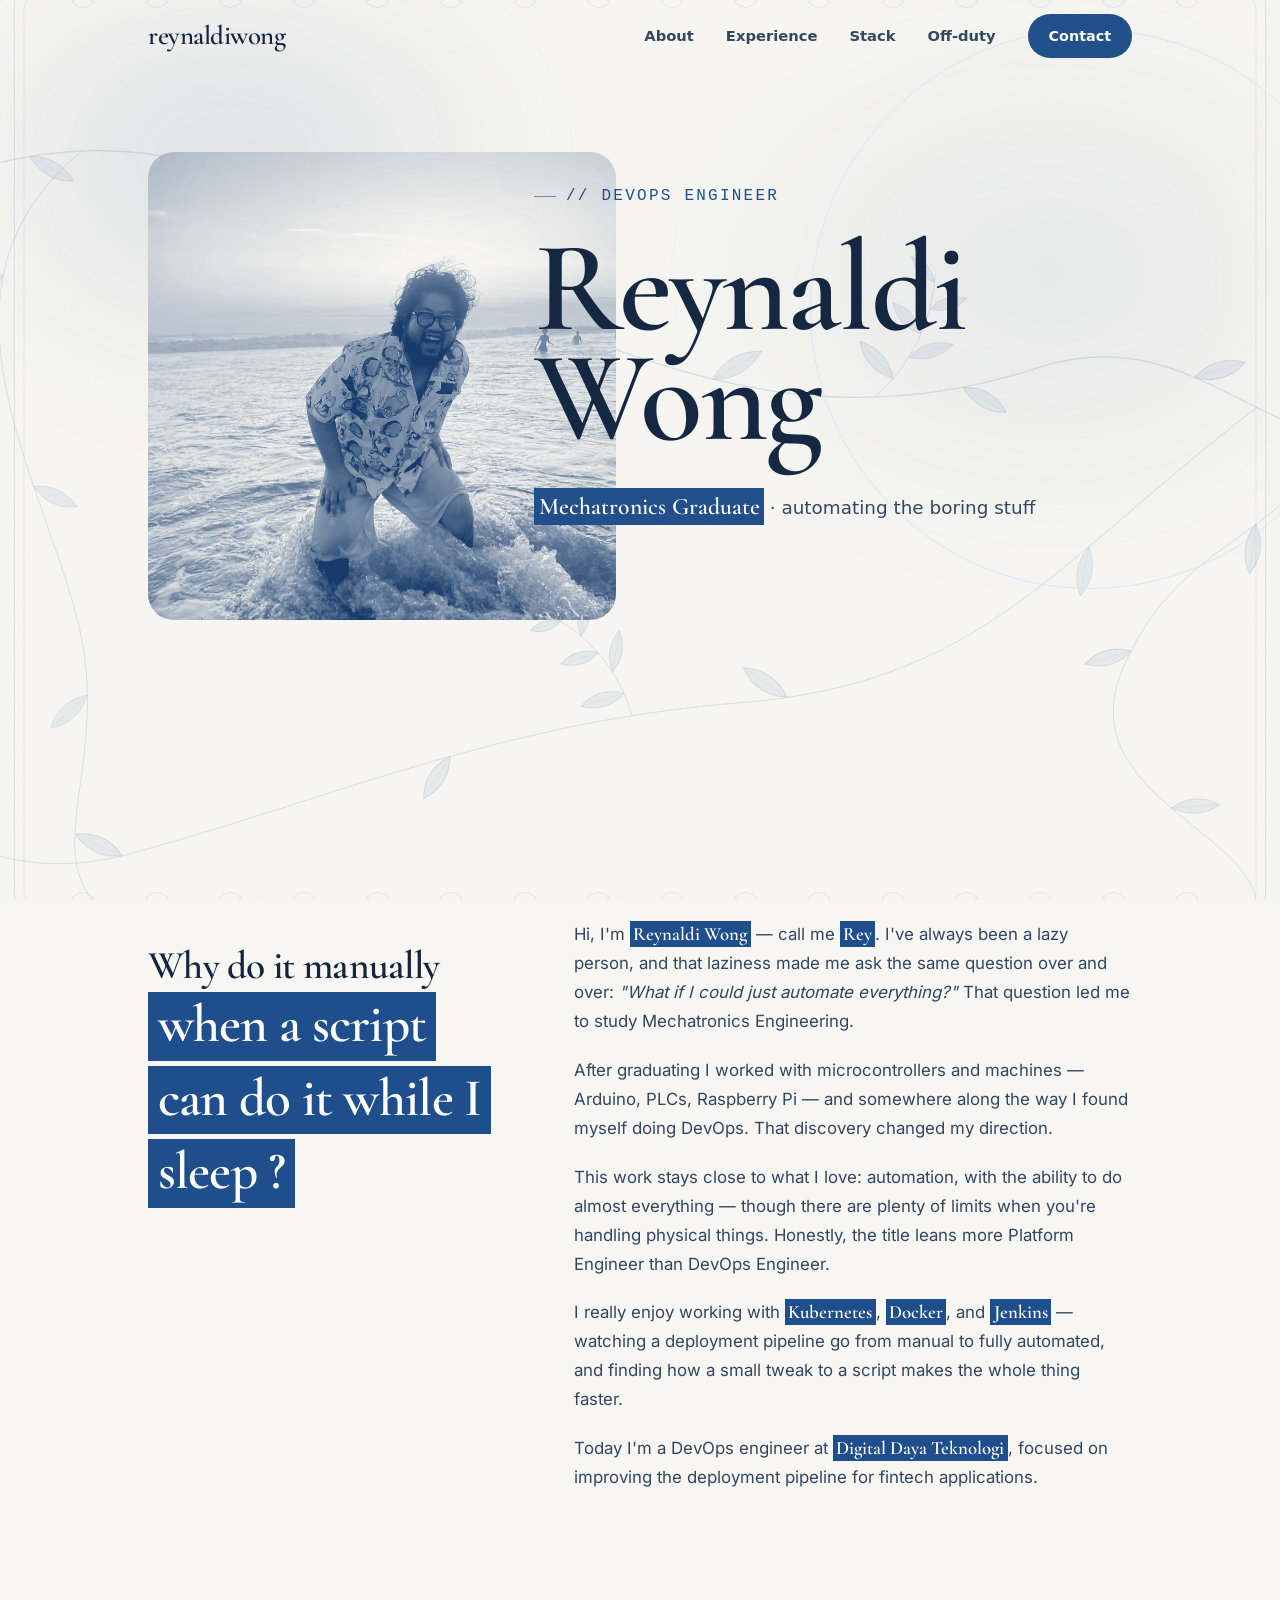
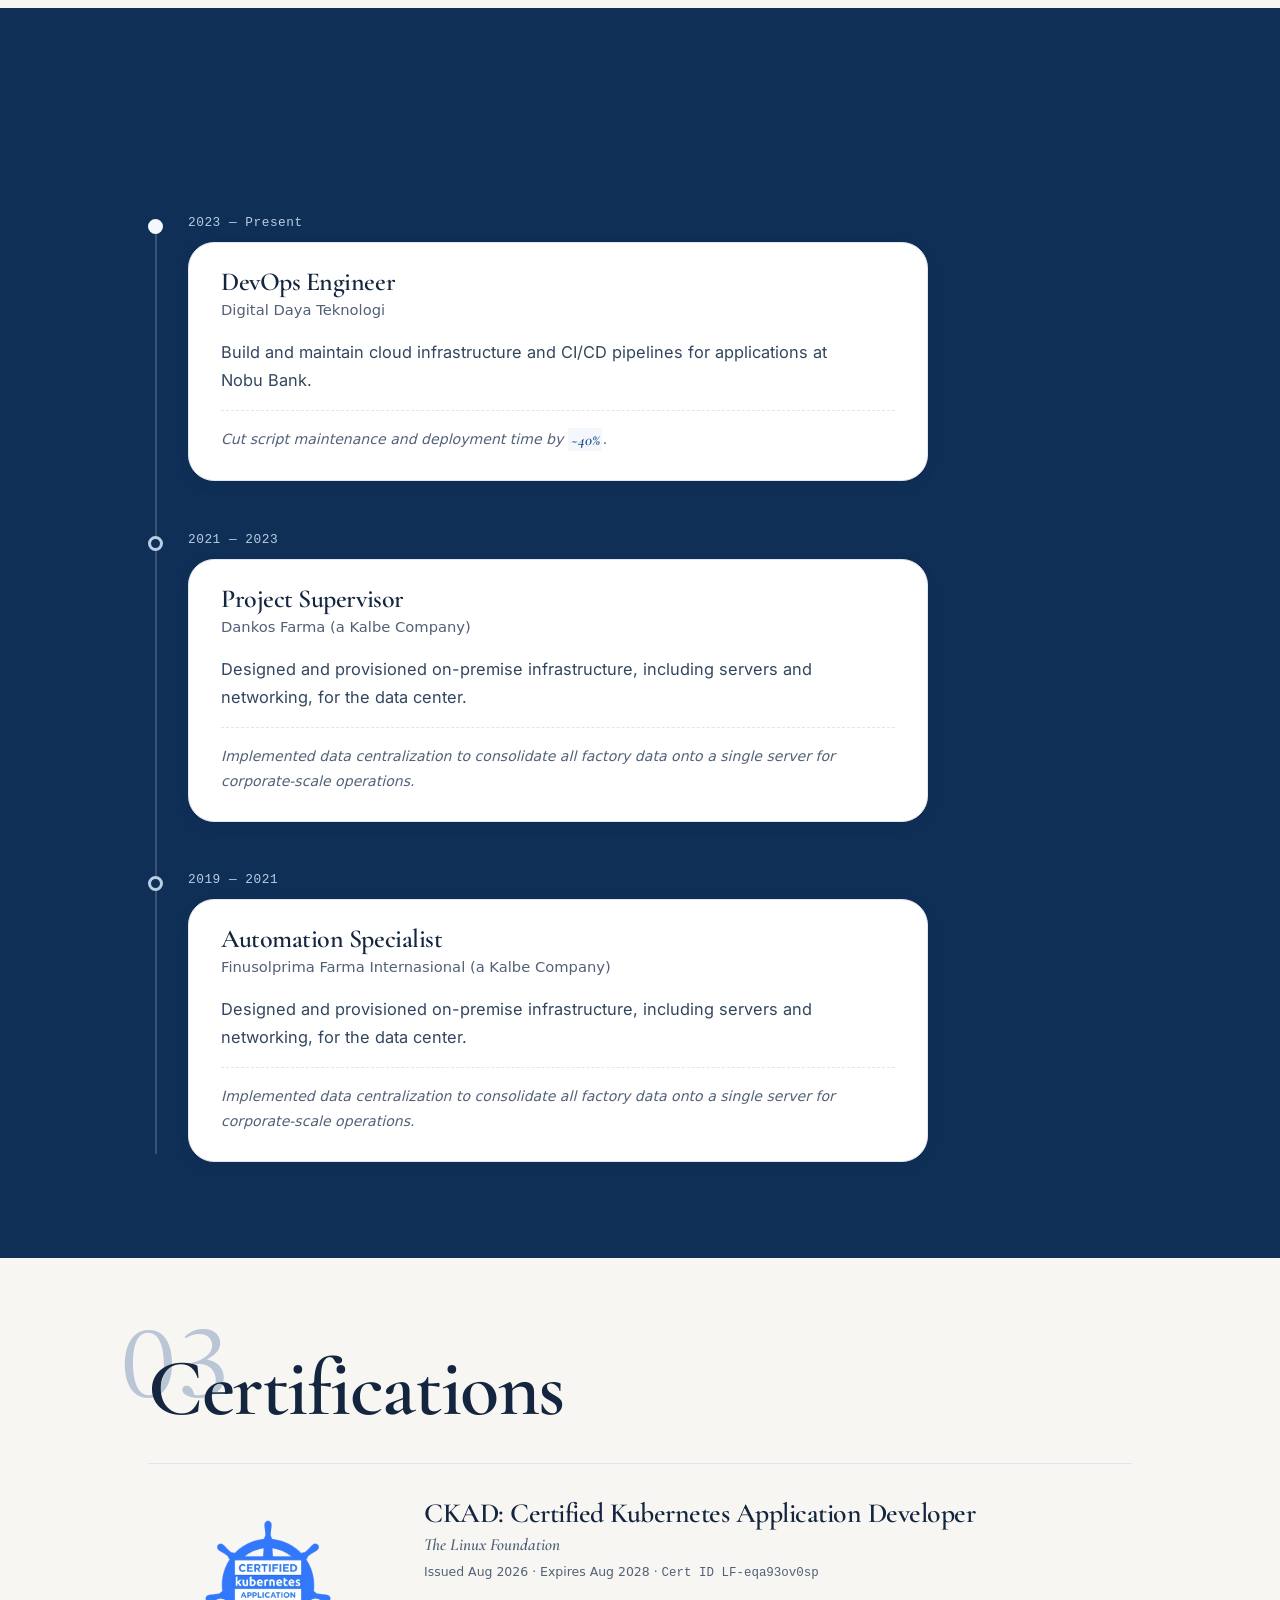
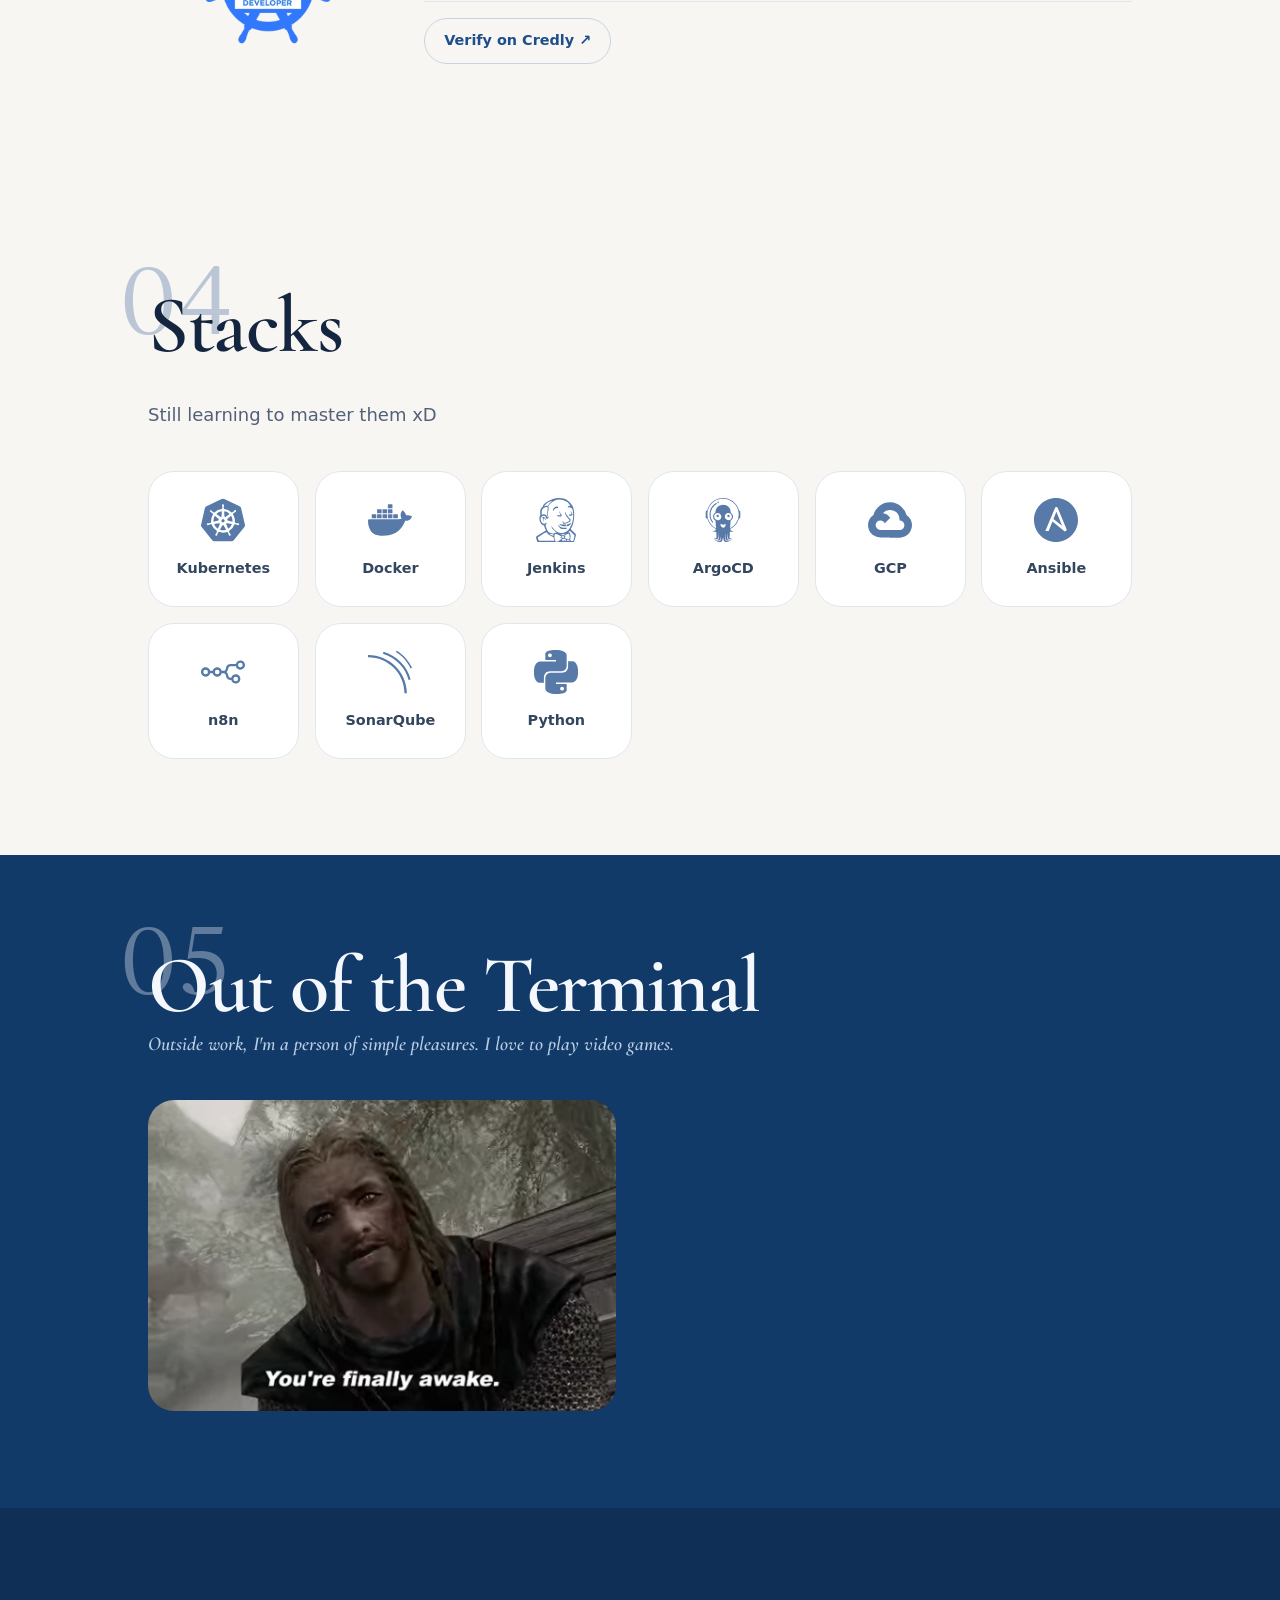
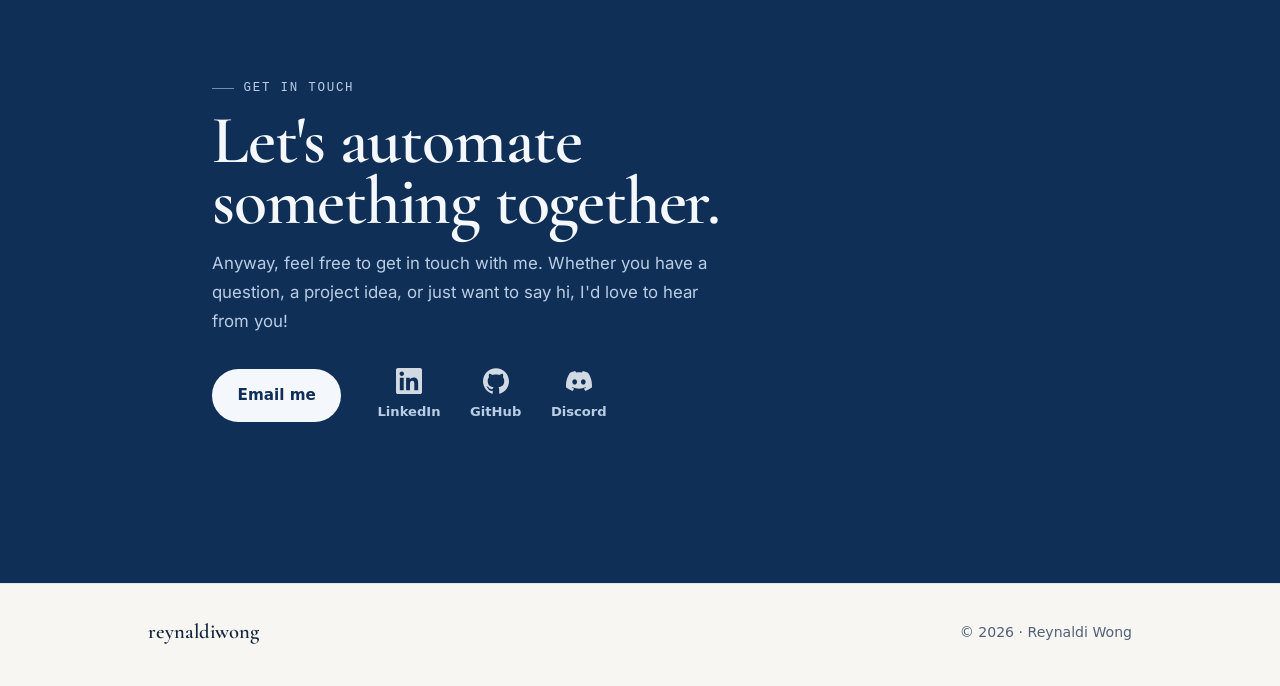
<file: index.html>
<!doctype html>
<html lang="en">
<head>
  <meta charset="utf-8" />
  <meta name="viewport" content="width=device-width, initial-scale=1" />
  <title>Rey — Home</title>
  <meta name="description" content="Reynaldi Wong — DevOps Engineer. I automate the boring stuff: Kubernetes, Docker, Jenkins, CI/CD." />

  <!-- Open Graph -->
  <meta property="og:type" content="website" />
  <meta property="og:title" content="Reynaldi Wong — DevOps Engineer" />
  <meta property="og:description" content="I automate the boring stuff: Kubernetes, Docker, Jenkins, CI/CD." />
  <meta property="og:image" content="https://reynaldiwong.com/og-image.png" />
  <meta property="og:url" content="https://reynaldiwong.com/" />
  <meta name="twitter:card" content="summary_large_image" />
  <meta name="twitter:image" content="https://reynaldiwong.com/og-image.png" />

  <link rel="icon" type="image/png" href="favicon.png" />
  <link rel="apple-touch-icon" href="apple-touch-icon.png" />

  <!-- Preload above-the-fold fonts -->
  <link rel="preload" href="assets/fonts/cormorant-garamond-600.woff2" as="font" type="font/woff2" crossorigin />
  <!-- Cormorant 400 used to be preloaded here. Since the body moved to Inter it is
       orphaned: no element computes to it any more (verified by walking every text
       node), so it was 22.9 KB of critical-path download for nothing. Kept declared
       in base.css in case a weight-400 serif run returns, but no longer fetched. -->
  <link rel="preload" href="assets/fonts/inter-400.woff2" as="font" type="font/woff2" crossorigin />
  <link rel="preload" href="assets/img/me-duotone.webp" as="image" type="image/webp" />

  <script>document.documentElement.classList.add('js');</script>
  <noscript><style>[data-reveal]{opacity:1!important;transform:none!important;transition:none!important}</style></noscript>

  <link rel="stylesheet" href="assets/css/tokens.css" />
  <link rel="stylesheet" href="assets/css/base.css" />
  <link rel="stylesheet" href="assets/css/home.css" />

  <script type="application/ld+json">
  {
    "@context": "https://schema.org",
    "@type": "Person",
    "name": "Reynaldi Wong",
    "alternateName": "Rey",
    "jobTitle": "DevOps Engineer",
    "url": "https://reynaldiwong.com/",
    "sameAs": [
      "https://linkedin.com/in/reynaldiwong/",
      "https://github.com/reynaldiwong/"
    ],
    "hasCredential": {
      "@type": "EducationalOccupationalCredential",
      "name": "CKAD: Certified Kubernetes Application Developer",
      "credentialCategory": "certification",
      "recognizedBy": { "@type": "Organization", "name": "The Linux Foundation" },
      "validFrom": "2026-08-27",
      "validUntil": "2028-08-26",
      "identifier": "LF-eqa93ov0sp",
      "url": "https://www.credly.com/badges/67895f13-75d1-4558-872f-4fa44123c2aa"
    }
  }
  </script>
</head>
<body>
  <svg class="logo-sprite" aria-hidden="true" focusable="false"><symbol id="logo-kubernetes" viewBox="0 0 24 24"><path d="M10.204 14.35l.007.01-.999 2.413a5.171 5.171 0 0 1-2.075-2.597l2.578-.437.004.005a.44.44 0 0 1 .484.606zm-.833-2.129a.44.44 0 0 0 .173-.756l.002-.011L7.585 9.7a5.143 5.143 0 0 0-.73 3.255l2.514-.725.002-.009zm1.145-1.98a.44.44 0 0 0 .699-.337l.01-.005.15-2.62a5.144 5.144 0 0 0-3.01 1.442l2.147 1.523.004-.002zm.76 2.75l.723.349.722-.347.18-.78-.5-.623h-.804l-.5.623.179.779zm1.5-3.095a.44.44 0 0 0 .7.336l.008.003 2.134-1.513a5.188 5.188 0 0 0-2.992-1.442l.148 2.615.002.001zm10.876 5.97l-5.773 7.181a1.6 1.6 0 0 1-1.248.594l-9.261.003a1.6 1.6 0 0 1-1.247-.596l-5.776-7.18a1.583 1.583 0 0 1-.307-1.34L2.1 5.573c.108-.47.425-.864.863-1.073L11.305.513a1.606 1.606 0 0 1 1.385 0l8.345 3.985c.438.209.755.604.863 1.073l2.062 8.955c.108.47-.005.963-.308 1.34zm-3.289-2.057c-.042-.01-.103-.026-.145-.034-.174-.033-.315-.025-.479-.038-.35-.037-.638-.067-.895-.148-.105-.04-.18-.165-.216-.216l-.201-.059a6.45 6.45 0 0 0-.105-2.332 6.465 6.465 0 0 0-.936-2.163c.052-.047.15-.133.177-.159.008-.09.001-.183.094-.282.197-.185.444-.338.743-.522.142-.084.273-.137.415-.242.032-.024.076-.062.11-.089.24-.191.295-.52.123-.736-.172-.216-.506-.236-.745-.045-.034.027-.08.062-.111.088-.134.116-.217.23-.33.35-.246.25-.45.458-.673.609-.097.056-.239.037-.303.033l-.19.135a6.545 6.545 0 0 0-4.146-2.003l-.012-.223c-.065-.062-.143-.115-.163-.25-.022-.268.015-.557.057-.905.023-.163.061-.298.068-.475.001-.04-.001-.099-.001-.142 0-.306-.224-.555-.5-.555-.275 0-.499.249-.499.555l.001.014c0 .041-.002.092 0 .128.006.177.044.312.067.475.042.348.078.637.056.906a.545.545 0 0 1-.162.258l-.012.211a6.424 6.424 0 0 0-4.166 2.003 8.373 8.373 0 0 1-.18-.128c-.09.012-.18.04-.297-.029-.223-.15-.427-.358-.673-.608-.113-.12-.195-.234-.329-.349-.03-.026-.077-.062-.111-.088a.594.594 0 0 0-.348-.132.481.481 0 0 0-.398.176c-.172.216-.117.546.123.737l.007.005.104.083c.142.105.272.159.414.242.299.185.546.338.743.522.076.082.09.226.1.288l.16.143a6.462 6.462 0 0 0-1.02 4.506l-.208.06c-.055.072-.133.184-.215.217-.257.081-.546.11-.895.147-.164.014-.305.006-.48.039-.037.007-.09.02-.133.03l-.004.002-.007.002c-.295.071-.484.342-.423.608.061.267.349.429.645.365l.007-.001.01-.003.129-.029c.17-.046.294-.113.448-.172.33-.118.604-.217.87-.256.112-.009.23.069.288.101l.217-.037a6.5 6.5 0 0 0 2.88 3.596l-.09.218c.033.084.069.199.044.282-.097.252-.263.517-.452.813-.091.136-.185.242-.268.399-.02.037-.045.095-.064.134-.128.275-.034.591.213.71.248.12.556-.007.69-.282v-.002c.02-.039.046-.09.062-.127.07-.162.094-.301.144-.458.132-.332.205-.68.387-.897.05-.06.13-.082.215-.105l.113-.205a6.453 6.453 0 0 0 4.609.012l.106.192c.086.028.18.042.256.155.136.232.229.507.342.84.05.156.074.295.145.457.016.037.043.09.062.129.133.276.442.402.69.282.247-.118.341-.435.213-.71-.02-.039-.045-.096-.065-.134-.083-.156-.177-.261-.268-.398-.19-.296-.346-.541-.443-.793-.04-.13.007-.21.038-.294-.018-.022-.059-.144-.083-.202a6.499 6.499 0 0 0 2.88-3.622c.064.01.176.03.213.038.075-.05.144-.114.28-.104.266.039.54.138.87.256.154.06.277.128.448.173.036.01.088.019.13.028l.009.003.007.001c.297.064.584-.098.645-.365.06-.266-.128-.537-.423-.608zM16.4 9.701l-1.95 1.746v.005a.44.44 0 0 0 .173.757l.003.01 2.526.728a5.199 5.199 0 0 0-.108-1.674A5.208 5.208 0 0 0 16.4 9.7zm-4.013 5.325a.437.437 0 0 0-.404-.232.44.44 0 0 0-.372.233h-.002l-1.268 2.292a5.164 5.164 0 0 0 3.326.003l-1.27-2.296h-.01zm1.888-1.293a.44.44 0 0 0-.27.036.44.44 0 0 0-.214.572l-.003.004 1.01 2.438a5.15 5.15 0 0 0 2.081-2.615l-2.6-.44-.004.005z"/></symbol><symbol id="logo-docker" viewBox="0 0 24 24"><path d="M13.983 11.078h2.119a.186.186 0 00.186-.185V9.006a.186.186 0 00-.186-.186h-2.119a.185.185 0 00-.185.185v1.888c0 .102.083.185.185.185m-2.954-5.43h2.118a.186.186 0 00.186-.186V3.574a.186.186 0 00-.186-.185h-2.118a.185.185 0 00-.185.185v1.888c0 .102.082.185.185.185m0 2.716h2.118a.187.187 0 00.186-.186V6.29a.186.186 0 00-.186-.185h-2.118a.185.185 0 00-.185.185v1.887c0 .102.082.185.185.186m-2.93 0h2.12a.186.186 0 00.184-.186V6.29a.185.185 0 00-.185-.185H8.1a.185.185 0 00-.185.185v1.887c0 .102.083.185.185.186m-2.964 0h2.119a.186.186 0 00.185-.186V6.29a.185.185 0 00-.185-.185H5.136a.186.186 0 00-.186.185v1.887c0 .102.084.185.186.186m5.893 2.715h2.118a.186.186 0 00.186-.185V9.006a.186.186 0 00-.186-.186h-2.118a.185.185 0 00-.185.185v1.888c0 .102.082.185.185.185m-2.93 0h2.12a.185.185 0 00.184-.185V9.006a.185.185 0 00-.184-.186h-2.12a.185.185 0 00-.184.185v1.888c0 .102.083.185.185.185m-2.964 0h2.119a.185.185 0 00.185-.185V9.006a.185.185 0 00-.184-.186h-2.12a.186.186 0 00-.186.186v1.887c0 .102.084.185.186.185m-2.92 0h2.12a.185.185 0 00.184-.185V9.006a.185.185 0 00-.184-.186h-2.12a.185.185 0 00-.184.185v1.888c0 .102.082.185.185.185M23.763 9.89c-.065-.051-.672-.51-1.954-.51-.338.001-.676.03-1.01.087-.248-1.7-1.653-2.53-1.716-2.566l-.344-.199-.226.327c-.284.438-.49.922-.612 1.43-.23.97-.09 1.882.403 2.661-.595.332-1.55.413-1.744.42H.751a.751.751 0 00-.75.748 11.376 11.376 0 00.692 4.062c.545 1.428 1.355 2.48 2.41 3.124 1.18.723 3.1 1.137 5.275 1.137.983.003 1.963-.086 2.93-.266a12.248 12.248 0 003.823-1.389c.98-.567 1.86-1.288 2.61-2.136 1.252-1.418 1.998-2.997 2.553-4.4h.221c1.372 0 2.215-.549 2.68-1.009.309-.293.55-.65.707-1.046l.098-.288Z"/></symbol><symbol id="logo-jenkins" viewBox="0 0 24 24"><path d="M2.872 24h-.975a3.866 3.866 0 01-.07-.197c-.215-.666-.594-1.49-.692-2.154-.146-.984.78-1.039 1.374-1.465.915-.66 1.635-1.025 2.627-1.62.295-.179 1.182-.624 1.281-.829.201-.408-.345-.982-.49-1.3-.225-.507-.345-.937-.376-1.435-.824-.13-1.455-.627-1.844-1.185-.63-.925-1.066-2.635-.525-3.936.045-.103.254-.305.285-.463.06-.308-.105-.72-.12-1.048-.06-1.692.284-3.15 1.425-3.66.463-1.84 2.113-2.453 3.673-3.367.58-.342 1.224-.562 1.89-.807 2.372-.877 6.027-.712 7.994.783.836.633 2.176 1.97 2.656 2.939 1.262 2.555 1.17 6.825.287 9.934-.12.421-.29 1.032-.533 1.533-.168.35-.689 1.05-.625 1.36.064.314 1.19 1.17 1.432 1.395.434.422 1.26.975 1.324 1.5.07.557-.248 1.336-.41 1.875-.217.721-.436 1.441-.654 2.131H2.87zm11.104-3.54c-.545-.3-1.361-.622-2.065-.757-.87-.164-.78 1.188-.75 1.994.03.643.36 1.316.51 1.744.076.197.09.41.256.449.3.068 1.29-.326 1.575-.479.6-.328 1.064-.844 1.574-1.189.016-.17.016-.34.03-.508a2.648 2.648 0 00-1.095-.277c.314-.15.75-.15 1.035-.332l.016-.193c-.496-.03-.69-.254-1.021-.436zm7.454 2.935a17.78 17.78 0 00.465-1.752c.06-.287.215-.918.178-1.176-.059-.459-.684-.799-1.004-1.086-.584-.525-.95-.975-1.56-1.469-.249.375-.78.615-.983.914 1.447-.689 1.71 2.625 1.141 3.69.09.329.391.45.514.735l-.086.166h1.29c.013 0 .03 0 .044.014zm-6.634-.012c-.05-.074-.1-.135-.15-.209l-.301.195h.45zm2.77 0c.008-.209.018-.404.03-.598-.53.029-.825-.48-1.196-.527-.324-.045-.6.361-1.02.195-.095.105-.183.227-.284.316.154.18.295.375.424.584h.815c.014-.164.135-.285.3-.285.165 0 .284.121.284.27h.66zm2.116 0c-.314-.479-.947-.898-1.68-.555l-.03.541h1.71zm-8.51 0l-.104-.344c-.225-.72-.36-1.26-.405-1.68-.914-.436-1.875-.87-2.654-1.426-.15-.105-1.109-1.35-1.23-1.305-1.739.676-3.359 1.86-4.814 2.984.256.557.48 1.141.69 1.74h8.505zm8.265-2.113c-.029-.512-.164-1.56-.48-1.74-.66-.39-1.846.78-2.34.943.045.15.135.271.15.48.285-.074.645-.029.898.092-.299.03-.629.03-.824.164-.074.195.016.48-.029.764.69.197 1.5.303 2.385.332.164-.227.225-.645.211-1.082zm-4.08-.36c-.044.375.046.51.12.943 1.26.391 1.034-1.74-.135-.959zM8.76 19.5c-.45.457 1.27 1.082 1.814 1.115 0-.29.165-.564.135-.77-.65-.118-1.502-.042-1.945-.347zm5.565.215c0 .043-.061.03-.068.064.58.451 1.014.545 1.802.51.354-.262.67-.563 1.043-.807-.855.074-1.931.607-2.774.23zm3.42-17.726c-1.606-.906-4.35-1.591-6.076-.731-1.38.692-3.27 1.84-3.899 3.292.6 1.402-.166 2.686-.226 4.109-.018.757.36 1.42.391 2.242-.2.338-.825.38-1.26.356-.146-.729-.4-1.549-1.155-1.63-1.064-.116-1.845.764-1.89 1.683-.06 1.08.833 2.864 2.085 2.745.488-.046.608-.54 1.139-.54.285.57-.445.75-.523 1.154-.016.105.06.511.104.705.233.944.744 2.16 1.245 2.88.635.9 1.884 1.051 3.229 1.141.24-.525 1.125-.48 1.706-.346-.691-.27-1.336-.945-1.875-1.529-.615-.676-1.23-1.41-1.261-2.28 1.155 1.604 2.1 3 4.2 3.704 1.59.525 3.45-.254 4.664-1.109.51-.359.811-.93 1.17-1.439 1.35-1.936 1.98-4.71 1.846-7.394-.06-1.111-.06-2.221-.436-2.955-.389-.781-1.695-1.471-2.475-.781-.15-.764.63-1.23 1.545-.96-.66-.854-1.336-1.858-2.266-2.384zM13.58 14.896c.615 1.544 2.724 1.363 4.505 1.323-.084.194-.256.435-.465.515-.57.232-2.145.408-2.937-.012-.506-.27-.824-.873-1.102-1.227-.137-.172-.795-.608-.012-.609zm.164-.87c.893.464 2.52.517 3.731.48.066.267.066.593.068.913-1.55.08-3.386-.304-3.794-1.395h-.005zm6.675-.586c-.473.9-1.145 1.897-2.539 1.928-.023-.284-.045-.735 0-.904 1.064-.103 1.727-.646 2.543-1.017zm-.649-.667c-1.02.66-2.154 1.375-3.824 1.21-.351-.31-.485-1-.14-1.458.181.313.06.885.57.97.944.165 2.038-.579 2.73-.84.42-.713-.046-.976-.42-1.433-.782-.93-1.83-2.1-1.802-3.51.314-.224.346.346.391.45.404.96 1.424 2.175 2.174 3 .18.21.48.39.51.524.092.39-.254.854-.209 1.11zm-13.439-.675c-.314-.184-.393-.99-.768-1.01-.535-.03-.438 1.05-.436 1.68-.37-.33-.435-1.365-.164-1.89-.308-.15-.445.164-.618.284.22-1.59 2.34-.734 1.99.96zM4.713 5.995c-.685.756-.54 2.174-.459 3.188 1.244-.785 2.898.06 2.883 1.394.595-.016.223-.744.115-1.215-.353-1.528.592-3.187.041-4.59-1.064.084-1.939.52-2.578 1.215zm9.12 1.113c.307.562.404 1.148.84 1.57.195.19.574.424.387.95-.045.121-.365.391-.551.45-.674.195-2.254.03-1.721-.81.563.015 1.314.36 1.732-.045-.314-.524-.885-1.53-.674-2.13zm6.198-.013h.068c.33.668.6 1.375 1.004 1.965-.27.628-2.053 1.19-2.023.057.39-.17 1.05-.035 1.395-.25-.193-.556-.48-1.006-.434-1.771zm-6.927-1.617c-1.422-.33-2.131.592-2.56 1.553-.384-.094-.231-.615-.135-.883.255-.701 1.28-1.633 2.119-1.506.359.057.848.386.576.834zM9.642 1.593c-1.56.44-3.56 1.574-4.2 2.974.495-.07.84-.321 1.33-.351.186-.016.428.074.641.015.424-.104.78-1.065 1.102-1.41.31-.345.685-.496.94-.81.167-.09.409-.074.42-.33-.073-.075-.15-.135-.232-.105v.017z"/></symbol><symbol id="logo-argo" viewBox="0 0 24 24"><path d="M12.581 0c.436.037.871.1 1.299.186 1.679.383 3.121 1.213 4.382 2.365 1.161 1.06 1.917 2.372 2.335 3.881.089.321.216.56.586.624.205.035.238.245.239.43.003.646.002 1.294.002 1.94l-.002 1.21c-.001.356-.116.479-.466.474-.211-.003-.293.119-.344.291-.146.489-.33.966-.552 1.426-.818 1.682-2.084 2.938-3.688 3.87-.077.045-.155.088-.233.131-.252.137-.258.146-.155.415.114.299.358.529.664.625.269.096.553.134.827.21a.672.672 0 0 1 .236.094c-.066.082-.156.067-.231.082-.36.073-.713.184-1.086.17a1.275 1.275 0 0 1-.438-.064c-.114-.045-.152-.006-.176.109a5.354 5.354 0 0 0-.084.92c-.015.617-.071 1.23-.112 1.844-.042.598-.018.651.558.842.281.094.563.187.842.286.069.024.15.038.192.117-.04.057-.098.035-.146.035-.493.003-.985.005-1.478.001-.524-.005-.806-.282-.845-.803-.055-.762-.12-1.524-.182-2.286a.947.947 0 0 0-.026-.12c-.079.455-.065.879-.084 1.298-.023.528-.008 1.057-.007 1.584 0 .27.086.388.335.483.359.135.711.295 1.114.262.141-.012.276.062.402.129.032.017.073.033.069.073-.004.043-.049.047-.084.045-.657-.019-1.317.065-1.972-.028-.323-.046-.533-.236-.631-.552-.094-.303-.114-.617-.137-.93-.046-.626-.078-1.253-.116-1.88a.222.222 0 0 0-.061-.171.282.282 0 0 0-.031.193c-.002.956-.002 1.911-.001 2.866 0 .388.123.575.494.708.481.172.976.298 1.47.423.11.028.225.047.242.192h-1.852c-.051-.01-.103-.022-.155-.03-.701-.1-1.001-.372-1.143-1.042l-.067-.331-.226-1.103c-.069.12-.118.25-.144.386-.083.399-.151.802-.243 1.2-.113.493-.444.763-.932.857l-.33.063H8.558c.057-.171.216-.185.355-.221.476-.127.96-.223 1.417-.409a.603.603 0 0 0 .397-.521c.058-.435.002-.865-.013-1.296a1.528 1.528 0 0 0-.078-.315.405.405 0 0 0-.071.207c-.026.296-.049.591-.075.886-.038.432-.273.716-.679.81a1.702 1.702 0 0 1-.37.045c-.557.003-1.115-.001-1.673-.005-.048 0-.109.019-.148-.065.178-.103.377-.168.582-.187a5.67 5.67 0 0 0 .939-.193c.42-.114.522-.249.512-.687-.023-.931-.091-1.86-.069-2.791.004-.184.001-.368.001-.551a2.387 2.387 0 0 0-.05.385 40.299 40.299 0 0 1-.186 2.623c-.052.513-.296.748-.804.805-.446.051-.889.002-1.332-.02-.108-.006-.234.012-.339-.064.043-.066.106-.07.16-.087.362-.115.725-.224 1.086-.344.246-.081.35-.235.355-.492a2.241 2.241 0 0 0-.003-.232 45.315 45.315 0 0 1-.105-2.149 5.487 5.487 0 0 0-.035-.478c-.024-.188-.131-.287-.295-.258-.505.092-.99-.006-1.473-.139-.059-.016-.134-.007-.178-.088a.986.986 0 0 1 .285-.09c.255-.052.507-.121.753-.208.312-.112.564-.347.695-.651.089-.203.056-.317-.112-.398-1.418-.683-2.512-1.73-3.391-3.017a8.152 8.152 0 0 1-1.123-2.447c-.067-.246-.156-.3-.383-.26-.306.053-.401.006-.535-.273v-3.49c.144-.303.205-.341.534-.329.235.01.247-.004.309-.242.396-1.508 1.082-2.861 2.171-3.988C6.9 1.42 8.523.631 10.34.203c.456-.108.922-.15 1.387-.203h.854Zm7.974 8.948a7.34 7.34 0 0 0-.048-.938 8.353 8.353 0 0 0-.099-.65c-.598-2.964-2.344-5.02-5.051-6.268-1.553-.715-3.21-.835-4.878-.511-3.248.633-5.396 2.583-6.539 5.652-.436 1.173-.495 2.406-.37 3.65.087.935.339 1.846.745 2.694.585 1.213 1.444 2.207 2.477 3.058.343.286.719.528 1.121.719.235.111.247.105.245-.146.006-.16.003-.32-.009-.48-.125-1.02-.142-2.045-.169-3.069a.392.392 0 0 0-.184-.353c-.385-.268-.713-.592-.921-1.019-.474-.97-.372-2.361.813-3.215.136-.097.217-.19.198-.373a1.724 1.724 0 0 1 .031-.442c.177-1.187.748-2.138 1.722-2.84.68-.492 1.442-.772 2.286-.782.483-.007.953.11 1.414.244 1.609.467 2.846 2.07 2.845 3.697a.64.64 0 0 0 .268.565c.463.371.821.83.943 1.426.22 1.077-.083 1.982-.979 2.634-.266.194-.347.406-.333.698.002.047 0 .095-.002.142l-.062 1.439c-.025.586-.138 1.165-.117 1.754.008.223.006.226.201.128a7.46 7.46 0 0 0 2.393-1.903c1.32-1.577 2.074-3.372 2.059-5.511ZM9.117 12.102c1.489.021 2.443-1.578 1.716-2.879a1.937 1.937 0 0 0-1.699-.991c-1.094-.004-1.954.822-1.958 1.881-.005 1.148.813 1.985 1.941 1.989Zm5.794 0c1.101.002 1.935-.823 1.935-1.917 0-1.091-.846-1.949-1.92-1.947-1.064.003-1.94.866-1.943 1.915-.003 1.105.831 1.948 1.928 1.949Zm-1.472 1.937c-.208.128-.407.277-.63.384-.536.257-1.063.257-1.579-.048-.158-.094-.308-.201-.464-.298-.047-.028-.092-.103-.15-.062-.044.03-.01.1-.001.151.037.179.064.362.082.544.027.565.293.992.742 1.31a.984.984 0 0 0 .791.186c.565-.119 1.025-.614 1.124-1.218.043-.266.005-.544.109-.803a.133.133 0 0 0-.024-.146Zm-8.78-4.92c-.012-1.102.143-2.055.54-2.961.633-1.443 1.642-2.553 2.98-3.374a.378.378 0 0 1 .459.067c.06.06.036.118.01.178a1.09 1.09 0 0 1-.48.51c-1.079.639-1.829 1.571-2.357 2.688a6.325 6.325 0 0 0-.618 2.986c.055 1.309.439 2.516 1.213 3.588.088.104.148.23.173.365.01.08.059.168-.031.228a.312.312 0 0 1-.288.041.502.502 0 0 1-.234-.185c-.72-.979-1.193-2.056-1.331-3.273-.036-.326-.004-.653-.036-.858ZM8.94 2.34a.373.373 0 0 1 .378-.382c.211.001.409.226.416.473.004.138-.309.39-.476.386-.189-.005-.318-.2-.318-.477Zm-.465 7.48a.609.609 0 0 1 .586-.631c.38-.003.671.271.675.633.004.356-.27.622-.639.621-.38-.002-.621-.241-.622-.623Zm6.496.623c-.381-.002-.625-.255-.621-.646a.635.635 0 0 1 .596-.613.656.656 0 0 1 .669.643c.001.354-.275.618-.644.616Z"/></symbol><symbol id="logo-googlecloud" viewBox="0 0 24 24"><path d="M12.19 2.38a9.344 9.344 0 0 0-9.234 6.893c.053-.02-.055.013 0 0-3.875 2.551-3.922 8.11-.247 10.941l.006-.007-.007.03a6.717 6.717 0 0 0 4.077 1.356h5.173l.03.03h5.192c6.687.053 9.376-8.605 3.835-12.35a9.365 9.365 0 0 0-2.821-4.552l-.043.043.006-.05A9.344 9.344 0 0 0 12.19 2.38zm-.358 4.146c1.244-.04 2.518.368 3.486 1.15a5.186 5.186 0 0 1 1.862 4.078v.518c3.53-.07 3.53 5.262 0 5.193h-5.193l-.008.009v-.04H6.785a2.59 2.59 0 0 1-1.067-.23h.001a2.597 2.597 0 1 1 3.437-3.437l3.013-3.012A6.747 6.747 0 0 0 8.11 8.24c.018-.01.04-.026.054-.023a5.186 5.186 0 0 1 3.67-1.69z"/></symbol><symbol id="logo-ansible" viewBox="0 0 24 24"><path d="M10.617 11.473l4.686 3.695-3.102-7.662zM12 0C5.371 0 0 5.371 0 12s5.371 12 12 12 12-5.371 12-12S18.629 0 12 0zm5.797 17.305c-.011.471-.403.842-.875.83-.236 0-.416-.09-.664-.293l-6.19-5-2.079 5.203H6.191L11.438 5.44c.124-.314.427-.52.764-.506.326-.014.63.189.742.506l4.774 11.494c.045.111.08.234.08.348-.001.009-.001.009-.001.023z"/></symbol><symbol id="logo-n8n" viewBox="0 0 24 24"><path d="M21.4737 5.6842c-1.1772 0-2.1663.8051-2.4468 1.8947h-2.8955c-1.235 0-2.289.893-2.492 2.111l-.1038.623a1.263 1.263 0 0 1-1.246 1.0555H11.289c-.2805-1.0896-1.2696-1.8947-2.4468-1.8947s-2.1663.8051-2.4467 1.8947H4.973c-.2805-1.0896-1.2696-1.8947-2.4468-1.8947C1.1311 9.4737 0 10.6047 0 12s1.131 2.5263 2.5263 2.5263c1.1772 0 2.1663-.8051 2.4468-1.8947h1.4223c.2804 1.0896 1.2696 1.8947 2.4467 1.8947 1.1772 0 2.1663-.8051 2.4468-1.8947h1.0008a1.263 1.263 0 0 1 1.2459 1.0555l.1038.623c.203 1.218 1.257 2.111 2.492 2.111h.3692c.2804 1.0895 1.2696 1.8947 2.4468 1.8947 1.3952 0 2.5263-1.131 2.5263-2.5263s-1.131-2.5263-2.5263-2.5263c-1.1772 0-2.1664.805-2.4468 1.8947h-.3692a1.263 1.263 0 0 1-1.246-1.0555l-.1037-.623A2.52 2.52 0 0 0 13.9607 12a2.52 2.52 0 0 0 .821-1.4794l.1038-.623a1.263 1.263 0 0 1 1.2459-1.0555h2.8955c.2805 1.0896 1.2696 1.8947 2.4468 1.8947 1.3952 0 2.5263-1.131 2.5263-2.5263s-1.131-2.5263-2.5263-2.5263m0 1.2632a1.263 1.263 0 0 1 1.2631 1.2631 1.263 1.263 0 0 1-1.2631 1.2632 1.263 1.263 0 0 1-1.2632-1.2632 1.263 1.263 0 0 1 1.2632-1.2631M2.5263 10.7368A1.263 1.263 0 0 1 3.7895 12a1.263 1.263 0 0 1-1.2632 1.2632A1.263 1.263 0 0 1 1.2632 12a1.263 1.263 0 0 1 1.2631-1.2632m6.3158 0A1.263 1.263 0 0 1 10.1053 12a1.263 1.263 0 0 1-1.2632 1.2632A1.263 1.263 0 0 1 7.579 12a1.263 1.263 0 0 1 1.2632-1.2632m10.1053 3.7895a1.263 1.263 0 0 1 1.2631 1.2632 1.263 1.263 0 0 1-1.2631 1.2631 1.263 1.263 0 0 1-1.2632-1.2631 1.263 1.263 0 0 1 1.2632-1.2632"/></symbol><symbol id="logo-sonarqube" viewBox="0 0 24 24"><path d="M15.685.386l-.465.766c3.477 2.112 6.305 5.27 7.966 8.89L24 9.67C22.266 5.887 19.313 2.59 15.685.386zM8.462.91l-.305 1.075c6.89 1.976 12.384 7.64 13.997 14.421l1.085-.258C21.535 8.977 15.735 2.997 8.462.909zM0 2.667v1.342c10.963 0 19.883 8.795 19.883 19.605h1.342c0-11.55-9.522-20.947-21.225-20.947z"/></symbol><symbol id="logo-python" viewBox="0 0 24 24"><path d="M14.25.18l.9.2.73.26.59.3.45.32.34.34.25.34.16.33.1.3.04.26.02.2-.01.13V8.5l-.05.63-.13.55-.21.46-.26.38-.3.31-.33.25-.35.19-.35.14-.33.1-.3.07-.26.04-.21.02H8.77l-.69.05-.59.14-.5.22-.41.27-.33.32-.27.35-.2.36-.15.37-.1.35-.07.32-.04.27-.02.21v3.06H3.17l-.21-.03-.28-.07-.32-.12-.35-.18-.36-.26-.36-.36-.35-.46-.32-.59-.28-.73-.21-.88-.14-1.05-.05-1.23.06-1.22.16-1.04.24-.87.32-.71.36-.57.4-.44.42-.33.42-.24.4-.16.36-.1.32-.05.24-.01h.16l.06.01h8.16v-.83H6.18l-.01-2.75-.02-.37.05-.34.11-.31.17-.28.25-.26.31-.23.38-.2.44-.18.51-.15.58-.12.64-.1.71-.06.77-.04.84-.02 1.27.05zm-6.3 1.98l-.23.33-.08.41.08.41.23.34.33.22.41.09.41-.09.33-.22.23-.34.08-.41-.08-.41-.23-.33-.33-.22-.41-.09-.41.09zm13.09 3.95l.28.06.32.12.35.18.36.27.36.35.35.47.32.59.28.73.21.88.14 1.04.05 1.23-.06 1.23-.16 1.04-.24.86-.32.71-.36.57-.4.45-.42.33-.42.24-.4.16-.36.09-.32.05-.24.02-.16-.01h-8.22v.82h5.84l.01 2.76.02.36-.05.34-.11.31-.17.29-.25.25-.31.24-.38.2-.44.17-.51.15-.58.13-.64.09-.71.07-.77.04-.84.01-1.27-.04-1.07-.14-.9-.2-.73-.25-.59-.3-.45-.33-.34-.34-.25-.34-.16-.33-.1-.3-.04-.25-.02-.2.01-.13v-5.34l.05-.64.13-.54.21-.46.26-.38.3-.32.33-.24.35-.2.35-.14.33-.1.3-.06.26-.04.21-.02.13-.01h5.84l.69-.05.59-.14.5-.21.41-.28.33-.32.27-.35.2-.36.15-.36.1-.35.07-.32.04-.28.02-.21V6.07h2.09l.14.01zm-6.47 14.25l-.23.33-.08.41.08.41.23.33.33.23.41.08.41-.08.33-.23.23-.33.08-.41-.08-.41-.23-.33-.33-.23-.41-.08-.41.08z"/></symbol><symbol id="logo-linkedin" viewBox="0 0 24 24"><path d="M20.447 20.452h-3.554v-5.569c0-1.328-.027-3.037-1.852-3.037-1.853 0-2.136 1.445-2.136 2.939v5.667H9.351V9h3.414v1.561h.046c.477-.9 1.637-1.85 3.37-1.85 3.601 0 4.267 2.37 4.267 5.455v6.286zM5.337 7.433c-1.144 0-2.063-.926-2.063-2.065 0-1.138.92-2.063 2.063-2.063 1.14 0 2.064.925 2.064 2.063 0 1.139-.925 2.065-2.064 2.065zm1.782 13.019H3.555V9h3.564v11.452zM22.225 0H1.771C.792 0 0 .774 0 1.729v20.542C0 23.227.792 24 1.771 24h20.451C23.2 24 24 23.227 24 22.271V1.729C24 .774 23.2 0 22.222 0h.003z"/></symbol><symbol id="logo-github" viewBox="0 0 24 24"><path d="M12 .297c-6.63 0-12 5.373-12 12 0 5.303 3.438 9.8 8.205 11.385.6.113.82-.258.82-.577 0-.285-.01-1.04-.015-2.04-3.338.724-4.042-1.61-4.042-1.61C4.422 18.07 3.633 17.7 3.633 17.7c-1.087-.744.084-.729.084-.729 1.205.084 1.838 1.236 1.838 1.236 1.07 1.835 2.809 1.305 3.495.998.108-.776.417-1.305.76-1.605-2.665-.3-5.466-1.332-5.466-5.93 0-1.31.465-2.38 1.235-3.22-.135-.303-.54-1.523.105-3.176 0 0 1.005-.322 3.3 1.23.96-.267 1.98-.399 3-.405 1.02.006 2.04.138 3 .405 2.28-1.552 3.285-1.23 3.285-1.23.645 1.653.24 2.873.12 3.176.765.84 1.23 1.91 1.23 3.22 0 4.61-2.805 5.625-5.475 5.92.42.36.81 1.096.81 2.22 0 1.606-.015 2.896-.015 3.286 0 .315.21.69.825.57C20.565 22.092 24 17.592 24 12.297c0-6.627-5.373-12-12-12"/></symbol><symbol id="logo-discord" viewBox="0 0 24 24"><path d="M20.317 4.3698a19.7913 19.7913 0 00-4.8851-1.5152.0741.0741 0 00-.0785.0371c-.211.3753-.4447.8648-.6083 1.2495-1.8447-.2762-3.68-.2762-5.4868 0-.1636-.3933-.4058-.8742-.6177-1.2495a.077.077 0 00-.0785-.037 19.7363 19.7363 0 00-4.8852 1.515.0699.0699 0 00-.0321.0277C.5334 9.0458-.319 13.5799.0992 18.0578a.0824.0824 0 00.0312.0561c2.0528 1.5076 4.0413 2.4228 5.9929 3.0294a.0777.0777 0 00.0842-.0276c.4616-.6304.8731-1.2952 1.226-1.9942a.076.076 0 00-.0416-.1057c-.6528-.2476-1.2743-.5495-1.8722-.8923a.077.077 0 01-.0076-.1277c.1258-.0943.2517-.1923.3718-.2914a.0743.0743 0 01.0776-.0105c3.9278 1.7933 8.18 1.7933 12.0614 0a.0739.0739 0 01.0785.0095c.1202.099.246.1981.3728.2924a.077.077 0 01-.0066.1276 12.2986 12.2986 0 01-1.873.8914.0766.0766 0 00-.0407.1067c.3604.698.7719 1.3628 1.225 1.9932a.076.076 0 00.0842.0286c1.961-.6067 3.9495-1.5219 6.0023-3.0294a.077.077 0 00.0313-.0552c.5004-5.177-.8382-9.6739-3.5485-13.6604a.061.061 0 00-.0312-.0286zM8.02 15.3312c-1.1825 0-2.1569-1.0857-2.1569-2.419 0-1.3332.9555-2.4189 2.157-2.4189 1.2108 0 2.1757 1.0952 2.1568 2.419 0 1.3332-.9555 2.4189-2.1569 2.4189zm7.9748 0c-1.1825 0-2.1569-1.0857-2.1569-2.419 0-1.3332.9554-2.4189 2.1569-2.4189 1.2108 0 2.1757 1.0952 2.1568 2.419 0 1.3332-.946 2.4189-2.1568 2.4189Z"/></symbol></svg>
  <div class="accent" aria-hidden="true"><div class="accent__ink"></div><div class="accent__light"></div><div class="accent__rim accent__rim--ink"></div><div class="accent__rim accent__rim--light"></div></div>
  <a class="skip-link" href="#home">Skip to content</a>
  <div class="scroll-progress" aria-hidden="true"></div>

  <header class="nav">
    <div class="nav__inner">
      <a class="nav__brand" href="#home">reynaldiwong</a>
      <nav class="nav__links" aria-label="Primary">
        <a href="#about">About</a>
        <a href="#experience">Experience</a>
        <a href="#stack">Stack</a>
        <a href="#off-duty">Off-duty</a>
        <a href="#contact" class="nav__cta">Contact</a>
      </nav>
      <button class="nav__toggle" aria-label="Open menu" aria-expanded="false" aria-controls="drawer">
        <span></span><span></span><span></span>
      </button>
    </div>
  </header>

  <div class="drawer" id="drawer" inert>
    <a href="#about">About</a>
    <a href="#experience">Experience</a>
    <a href="#stack">Stack</a>
    <a href="#off-duty">Off-duty</a>
    <a href="#contact">Contact</a>
  </div>

  <main>
    <!-- ============ HOME / HERO ============ -->
    <section class="hero" id="home">
      <div class="container hero__grid">
        <div class="hero__text">
          <div class="eyebrow hero__kicker">// DevOps Engineer</div>
          <h1 class="hero__name">Reynaldi Wong</h1>
          <p class="hero__role"><em>Mechatronics Graduate</em> · automating the boring stuff</p>
          <a class="hero__scroll" href="#about"><span>scroll</span><span class="arrow">↓</span></a>
        </div>
        <div class="hero__portrait">
          <div class="hero__portrait-frame">
            <img src="assets/img/me-duotone.webp" alt="Reynaldi Wong" width="900" height="1200" fetchpriority="high" />
          </div>
        </div>
      </div>
    </section>

    <!-- ============ ABOUT ============ -->
    <section class="about" id="about">
      <div class="container">
        <div class="section-head" data-reveal>
          <span class="num" aria-hidden="true">01</span>
          <h2>About</h2>
        </div>
        <div class="about__grid">
          <div>
            <p class="about__lead" data-reveal>Why do it manually <em>when a script can do it while I sleep ?</em></p>
          </div>
          <div class="about__body">
            <p data-reveal>Hi, I'm <strong>Reynaldi Wong</strong> — call me <strong>Rey</strong>. I've always been a lazy person, and that laziness made me ask the same question over and over: <em>"What if I could just automate everything?"</em> That question led me to study Mechatronics Engineering.</p>
            <p data-reveal>After graduating I worked with microcontrollers and machines — Arduino, PLCs, Raspberry Pi — and somewhere along the way I found myself doing DevOps. That discovery changed my direction.</p>
            <p data-reveal>This work stays close to what I love: automation, with the ability to do almost everything — though there are plenty of limits when you're handling physical things. Honestly, the title leans more Platform Engineer than DevOps Engineer.</p>
            <p data-reveal>I really enjoy working with <strong>Kubernetes</strong>, <strong>Docker</strong>, and <strong>Jenkins</strong> — watching a deployment pipeline go from manual to fully automated, and finding how a small tweak to a script makes the whole thing faster.</p>
            <p data-reveal>Today I'm a DevOps engineer at <strong>Digital Daya Teknologi</strong>, focused on improving the deployment pipeline for fintech applications.</p>
          </div>
        </div>
      </div>
    </section>
    <section class="experience field" id="experience">
      <div class="container">
        <div class="section-head" data-reveal>
          <span class="num" aria-hidden="true">02</span>
          <h2>Work Experience</h2>
        </div>
        <div class="timeline">
          <article class="timeline__item is-current" data-reveal>
            <div class="timeline__year">2023 — Present</div>
            <div class="timeline__card">
              <h3>DevOps Engineer</h3>
              <div class="company">Digital Daya Teknologi</div>
              <p>Build and maintain cloud infrastructure and CI/CD pipelines for applications at Nobu Bank.</p>
              <div class="bottom-line">Cut script maintenance and deployment time by <b>~40%</b>.</div>
            </div>
          </article>
          <article class="timeline__item" data-reveal>
            <div class="timeline__year">2021 — 2023</div>
            <div class="timeline__card">
              <h3>Project Supervisor</h3>
              <div class="company">Dankos Farma (a Kalbe Company)</div>
              <p>Designed and provisioned on-premise infrastructure, including servers and networking, for the data center.</p>
              <div class="bottom-line">Implemented data centralization to consolidate all factory data onto a single server for corporate-scale operations.</div>
            </div>
          </article>
          <article class="timeline__item" data-reveal>
            <div class="timeline__year">2019 — 2021</div>
            <div class="timeline__card">
              <h3>Automation Specialist</h3>
              <div class="company">Finusolprima Farma Internasional (a Kalbe Company)</div>
              <p>Designed and provisioned on-premise infrastructure, including servers and networking, for the data center.</p>
              <div class="bottom-line">Implemented data centralization to consolidate all factory data onto a single server for corporate-scale operations.</div>
            </div>
          </article>
        </div>
      </div>
    </section>

    <!-- ============ CERTIFICATIONS ============ -->
    <section class="certs" id="certifications">
      <div class="container">
        <div class="section-head" data-reveal>
          <span class="num" aria-hidden="true">03</span>
          <h2>Certifications</h2>
        </div>
        <article class="cert-card" data-reveal data-expires="2028-08-26">
          <div class="cert-card__badge">
            <img src="assets/img/badges/ckad-credly-transparent.webp" alt="CKAD: Certified Kubernetes Application Developer badge" width="672" height="352" loading="lazy" />
          </div>
          <div class="cert-card__body">
            <h3 class="cert-card__title">CKAD: Certified Kubernetes Application Developer</h3>
            <p class="cert-card__issuer">The Linux Foundation</p>
            <p class="cert-card__meta">Issued Aug 2026 · Expires Aug 2028 · <span class="id">Cert ID LF-eqa93ov0sp</span></p>
            <hr class="cert-card__rule" />
            <a class="cert-card__verify" href="https://www.credly.com/badges/67895f13-75d1-4558-872f-4fa44123c2aa" target="_blank" rel="noopener noreferrer">Verify on Credly ↗</a>
          </div>
        </article>
      </div>
    </section>

    <!-- ============ STACK (halftone) ============ -->
    <section class="stack" id="stack">
      <div class="container">
        <div class="section-head" data-reveal>
          <span class="num" aria-hidden="true">04</span>
          <h2>Stacks</h2>
        </div>
        <p class="stack__sub" data-reveal>Still learning to master them xD</p>
        <div class="stack__grid">
          <a class="stack__card" href="https://kubernetes.io/" target="_blank" rel="noopener" data-reveal data-reveal-delay="0"><svg class="stack__logo" viewBox="0 0 24 24" aria-hidden="true" focusable="false"><use href="#logo-kubernetes"/></svg><span>Kubernetes</span></a>
          <a class="stack__card" href="https://www.docker.com/" target="_blank" rel="noopener" data-reveal data-reveal-delay="30"><svg class="stack__logo" viewBox="0 0 24 24" aria-hidden="true" focusable="false"><use href="#logo-docker"/></svg><span>Docker</span></a>
          <a class="stack__card" href="https://www.jenkins.io/" target="_blank" rel="noopener" data-reveal data-reveal-delay="60"><svg class="stack__logo" viewBox="0 0 24 24" aria-hidden="true" focusable="false"><use href="#logo-jenkins"/></svg><span>Jenkins</span></a>
          <a class="stack__card" href="https://argo-cd.readthedocs.io/" target="_blank" rel="noopener" data-reveal data-reveal-delay="90"><svg class="stack__logo" viewBox="0 0 24 24" aria-hidden="true" focusable="false"><use href="#logo-argo"/></svg><span>ArgoCD</span></a>
          <a class="stack__card" href="https://cloud.google.com/" target="_blank" rel="noopener" data-reveal data-reveal-delay="120"><svg class="stack__logo" viewBox="0 0 24 24" aria-hidden="true" focusable="false"><use href="#logo-googlecloud"/></svg><span>GCP</span></a>
          <a class="stack__card" href="https://www.ansible.com/" target="_blank" rel="noopener" data-reveal data-reveal-delay="150"><svg class="stack__logo" viewBox="0 0 24 24" aria-hidden="true" focusable="false"><use href="#logo-ansible"/></svg><span>Ansible</span></a>
          <a class="stack__card" href="https://n8n.io/" target="_blank" rel="noopener" data-reveal data-reveal-delay="180"><svg class="stack__logo" viewBox="0 0 24 24" aria-hidden="true" focusable="false"><use href="#logo-n8n"/></svg><span>n8n</span></a>
          <a class="stack__card" href="https://www.sonarqube.org/" target="_blank" rel="noopener" data-reveal data-reveal-delay="210"><svg class="stack__logo" viewBox="0 0 24 24" aria-hidden="true" focusable="false"><use href="#logo-sonarqube"/></svg><span>SonarQube</span></a>
          <a class="stack__card" href="https://www.python.org/" target="_blank" rel="noopener" data-reveal data-reveal-delay="240"><svg class="stack__logo" viewBox="0 0 24 24" aria-hidden="true" focusable="false"><use href="#logo-python"/></svg><span>Python</span></a>
        </div>
      </div>
    </section>

    <!-- ============ OFF-DUTY (cobalt-deep) ============ -->
    <section class="off-duty field--alt" id="off-duty">
      <div class="container">
        <div class="section-head" data-reveal>
          <span class="num" aria-hidden="true">05</span>
          <h2>Out of the Terminal</h2>
          <p>Outside work, I'm a person of simple pleasures. I love to play video games.</p>
        </div>
        <div class="off-duty__grid">
          <div class="off-duty__media" data-reveal>
            <video autoplay loop muted playsinline preload="metadata" poster="assets/img/off-duty-poster.webp">
              <source src="assets/img/off-duty.webm" type="video/webm" />
            </video>
          </div>
          <div class="off-duty__body" data-reveal data-reveal-delay="80">
            <div class="off-duty__spotify">
              <iframe
                title="Rey's working playlist"
                src="https://open.spotify.com/embed/playlist/4S5qFLA6lAJQvIS9uQiWE0?utm_source=generator&theme=0"
                width="100%"
                height="352"
                loading="lazy"
                frameborder="0"
                allow="autoplay; clipboard-write; encrypted-media; fullscreen; picture-in-picture">
              </iframe>
            </div>
          </div>
        </div>
      </div>
    </section>

    <!-- ============ CONTACT (full cobalt CTA) ============ -->
    <section class="contact field" id="contact">
      <div class="container">
        <div class="contact__panel" data-reveal="scale">
          <span class="eyebrow">Get in touch</span>
          <h2>Let's automate something together.</h2>
          <p>Anyway, feel free to get in touch with me. Whether you have a question, a project idea, or just want to say hi, I'd love to hear from you!</p>
          <div class="contact__actions">
            <a class="btn" href="mailto:reynaldiwong@gmail.com">Email me</a>
            <div class="contact__socials">
              <a href="https://linkedin.com/in/reynaldiwong/" target="_blank" rel="noopener"><svg class="social__logo" viewBox="0 0 24 24" aria-hidden="true" focusable="false"><use href="#logo-linkedin"/></svg><span>LinkedIn</span></a>
              <a href="https://github.com/reynaldiwong/" target="_blank" rel="noopener"><svg class="social__logo" viewBox="0 0 24 24" aria-hidden="true" focusable="false"><use href="#logo-github"/></svg><span>GitHub</span></a>
              <a href="https://discord.com/users/149162915444817920" target="_blank" rel="noopener"><svg class="social__logo" viewBox="0 0 24 24" aria-hidden="true" focusable="false"><use href="#logo-discord"/></svg><span>Discord</span></a>
            </div>
          </div>
        </div>
      </div>
    </section>
  </main>

  <footer class="footer">
    <div class="container footer__inner">
      <span class="footer__brand">reynaldiwong</span>
      <span>© <span id="year">2026</span> · Reynaldi Wong</span>
    </div>
  </footer>

  <script>
    document.getElementById('year').textContent = new Date().getFullYear();
  </script>
  <script src="assets/js/hero.js" defer></script>
  <script src="assets/js/reveal.js" defer></script>
  <script src="assets/js/nav.js" defer></script>
</body>
</html>
</file>
<file: assets/css/tokens.css>
/* ============================================================
   tokens.css — Porcelain design tokens (blue & white)
   Single source of truth for color, type, radius, shadow, motion.
   Direction: A+C hybrid — Cormorant editorial over cobalt field bands.
   ============================================================ */

:root {
  /* ---- Porcelain surfaces (warm white ceramic) ---- */
  --bg:            #f7f6f2;
  --surface:       #ffffff;
  --surface-2:     #eef2f6;   /* faint blue-tinted panel */
  --mist:          #e5ecf3;   /* stronger blue tint */

  /* ---- Cobalt inks (blue & white palette) ---- */
  --ink:           #14263f;   /* near-navy text */
  --ink-soft:      #33465f;   /* secondary heading */
  --muted:         #526178;   /* body / secondary text (AA on porcelain ONLY) */
  --faint:         #5c6b7f;   /* eyebrow / captions (AA on porcelain ONLY) */

  /* ---- Cobalt accent ---- */
  --cobalt:        #1f4e8c;
  --cobalt-deep:   #163a6b;
  --cobalt-soft:   #dce7f4;   /* accent tint background */

  /* ---- Cobalt FIELD (poster panels) ---- */
  --field:         #0f2f57;   /* deep cobalt section field */
  --field-2:       #123a68;   /* field lift / hover */
  --on-cobalt:       #f4f7fb;   /* primary text on field (12.49:1) */
  --on-cobalt-soft:  #b9cde4;   /* secondary text on field (8.26:1) */
  --on-cobalt-line:  rgba(244, 247, 251, 0.18);

  /* ---- Texture ---- */
  --grain:     0.03;                       /* SVG grain opacity */

  /* ---- Lines ---- */
  --line:          #e0e6ed;
  --line-strong:   #c8d3df;

  /* ---- Radii (rounded corners are a core ask) ---- */
  --r-sm:   10px;
  --r-md:   18px;
  --r-lg:   26px;
  --r-xl:   34px;
  --r-pill: 999px;

  /* ---- Elevation ---- */
  --shadow-sm: 0 1px 2px rgba(20, 38, 63, 0.06), 0 4px 14px rgba(20, 38, 63, 0.05);
  --shadow-md: 0 10px 34px rgba(20, 38, 63, 0.10);
  --shadow-lg: 0 24px 60px rgba(20, 38, 63, 0.14);

  /* ---- Typography ---- */
  --font-display: 'Cormorant Garamond', Georgia, 'Times New Roman', serif;  /* headings, hero, numerals */
  --font-accent:  'Cormorant Garamond', Georgia, 'Times New Roman', serif;  /* italic accent */
  --font-body:    'Inter', system-ui, -apple-system, 'Segoe UI', Roboto, sans-serif;  /* body (18px / 1.72) */
  --font-ui:      system-ui, -apple-system, BlinkMacSystemFont, 'Segoe UI', Roboto, sans-serif; /* micro-text */
  --font-mono:    ui-monospace, 'SF Mono', 'Cascadia Mono', 'JetBrains Mono', 'Fira Mono', Menlo, monospace;
  --font-titling: 'Castoro Titling', Georgia, 'Times New Roman', serif;  /* section numerals */

  /* ---- Display type scale ---- */
  --fs-hero:    clamp(3rem, 9vw, 9rem);
  --fs-section: clamp(2rem, 6vw, 4.5rem);
  --fs-numeral: clamp(3rem, 9vw, 6rem);
  --track-display: -0.02em;   /* display only — never body */

  /* ---- Motion ---- */
  --ease-out:   cubic-bezier(0.16, 1, 0.3, 1);
  --ease-soft:  cubic-bezier(0.22, 1, 0.36, 1);
  --dur:        0.6s;

  /* ---- Layout ---- */
  --container: 1080px;
  --gutter:    clamp(1.25rem, 5vw, 3rem);
  --nav-h:     72px;
}
</file>
<file: assets/css/base.css>
/* ============================================================
   base.css — Reset, typography, fonts, shared primitives
   Load order: tokens.css → base.css → home.css
   ============================================================ */

/* ---- Self-hosted fonts (latin subset) ----
   size-adjust tunes Cormorant's metrics against the Georgia fallback so
   the swap is CLS-neutral (Cormorant's x-height is small relative to Georgia). */
@font-face {
  font-family: 'Cormorant Garamond';
  font-style: normal;
  font-weight: 400;
  font-display: swap;
  size-adjust: 112%;
  src: url('../fonts/cormorant-garamond-400.woff2') format('woff2');
}
@font-face {
  font-family: 'Cormorant Garamond';
  font-style: normal;
  font-weight: 600;
  font-display: swap;
  size-adjust: 112%;
  src: url('../fonts/cormorant-garamond-600.woff2') format('woff2');
}
@font-face {
  font-family: 'Cormorant Garamond';
  font-style: italic;
  font-weight: 600;
  font-display: swap;
  size-adjust: 112%;
  src: url('../fonts/cormorant-garamond-600-italic.woff2') format('woff2');
}
/* Castoro Titling — section numerals only. No size-adjust needed: .section-head
   .num is position:absolute, so a swap cannot shift layout. No preload either —
   the numerals sit below the fold. Latin subset (the digits are U+0030-0039;
   the latin-ext file does NOT contain them). */
@font-face {
  font-family: 'Castoro Titling';
  font-style: normal;
  font-weight: 400;
  font-display: swap;
  src: url('../fonts/castoro-titling-400.woff2') format('woff2');
}
/* Inter — body text only. Recovered from git history (a1ec225^) where it was the
   body face before the Cormorant switch. No size-adjust: unlike Cormorant, Inter's
   metrics are close to the system sans fallback, so the swap is CLS-neutral. */
@font-face {
  font-family: 'Inter';
  font-style: normal;
  font-weight: 400;
  font-display: swap;
  src: url('../fonts/inter-400.woff2') format('woff2');
}
/* Inter 600 removed: no node rendered with it. --font-ui resolves to system-ui, so the
   weight-600 micro-text renders in the platform bold (Segoe UI Semibold here), and the one
   weight-600 rule that did land on Inter - .about__body strong - is overridden to the
   display serif. Confirmed with CSS.getPlatformFontsForNode across the rendered tree, not
   just by eye: zero nodes used it. 24 KB that never left the deploy server. */

/* ---- Reset ---- */
*,
*::before,
*::after {
  box-sizing: border-box;
}

html {
  -webkit-text-size-adjust: 100%;
  scroll-behavior: smooth;
  overflow-x: hidden; /* off-canvas drawer is fixed → clip viewport x-overflow */
  overflow-x: clip;
  /* Keep an explicit canvas colour so body's background is NOT propagated to the
     canvas — a propagated body background is not part of the blending backdrop,
     and the accent's multiply layer would have nothing to blend against. */
  background-color: var(--bg);
}

@media (prefers-reduced-motion: reduce) {
  html {
    scroll-behavior: auto;
  }
}

body {
  margin: 0;
  background-color: var(--bg);
  color: var(--ink);
  font-family: var(--font-body);
  font-weight: 400;
  font-size: 1.125rem;   /* 18px — size bump restores Cormorant's apparent size */
  line-height: 1.72;
  -webkit-font-smoothing: antialiased;
  -moz-osx-font-smoothing: grayscale;
  text-rendering: optimizeLegibility;
}

h1, h2, h3, h4 {
  font-family: var(--font-display);
  font-weight: 600;
  color: var(--ink);
  line-height: 0.95;
  letter-spacing: var(--track-display);
  margin: 0;
  text-wrap: pretty;
}

p {
  margin: 0;
  max-width: 62ch;
  text-wrap: pretty;
}

a {
  color: inherit;
  text-decoration: none;
}

img, video, canvas {
  display: block;
  max-width: 100%;
}

button {
  font-family: inherit;
  cursor: pointer;
  border: none;
  background: none;
  color: inherit;
}

ul {
  list-style: none;
  margin: 0;
  padding: 0;
}

::selection {
  background: var(--cobalt);
  color: #fff;
}

:focus-visible {
  outline: 2px solid var(--cobalt);
  outline-offset: 3px;
  border-radius: 4px;
}

/* ---- Shared primitives ---- */
.container {
  width: 100%;
  max-width: var(--container);
  margin-inline: auto;
  padding-inline: var(--gutter);
}

/* Section spacing + anchor offset for sticky nav */
section[id] {
  scroll-margin-top: calc(var(--nav-h) + 8px);
}

/* Eyebrow / kicker label (system mono carve-out) */
.eyebrow {
  font-family: var(--font-mono);
  font-size: 0.78rem;
  letter-spacing: 0.14em;
  text-transform: uppercase;
  color: var(--cobalt);
  display: inline-flex;
  align-items: center;
  gap: 0.6rem;
}
.eyebrow::before {
  content: '';
  width: 22px;
  height: 1px;
  background: var(--cobalt);
  opacity: 0.6;
}

/* Serif display accent (italic) */
.accent {
  font-family: var(--font-accent);
  font-style: italic;
  font-weight: 600;
}

/* Pill button (UI micro-text) */
.btn {
  display: inline-flex;
  align-items: center;
  gap: 0.55rem;
  font-family: var(--font-ui);
  font-weight: 600;
  font-size: 0.95rem;
  padding: 0.85rem 1.6rem;
  border-radius: var(--r-pill);
  background: var(--cobalt);
  color: #fff;
  transition: transform var(--dur) var(--ease-soft),
              background-color var(--dur) var(--ease-soft),
              box-shadow var(--dur) var(--ease-soft);
  box-shadow: 0 6px 20px rgba(31, 78, 140, 0.25);
}
.btn:hover {
  background: var(--cobalt-deep);
  transform: translateY(-2px);
  box-shadow: 0 10px 28px rgba(31, 78, 140, 0.32);
}
.btn:active {
  transform: translateY(0);
}
.btn--ghost {
  background: transparent;
  color: var(--ink);
  box-shadow: none;
  border: 1px solid var(--line-strong);
}
.btn--ghost:hover {
  background: var(--surface);
  border-color: var(--cobalt);
  color: var(--cobalt);
}

/* Skip link */
.skip-link {
  position: absolute;
  left: -9999px;
  top: 0;
  background: var(--cobalt);
  color: #fff;
  padding: 0.75rem 1.25rem;
  border-radius: 0 0 var(--r-md) 0;
  z-index: 9999;
}
.skip-link:focus {
  left: 0;
}

/* Reduced motion: neutralize reveals */
@media (prefers-reduced-motion: reduce) {
  [data-reveal] {
    opacity: 1 !important;
    transform: none !important;
    transition: none !important;
  }
}
</file>
<file: assets/css/home.css>
/* ============================================================
   home.css — Page composition & components (A+C editorial cobalt)
   ============================================================ */

/* ---------------- Underglaze accent — one artwork, two inks ----------------
   bg-porcelain.svg is painted twice, fixed and perfectly aligned: cobalt x
   multiply (renders over porcelain, self-erases over the cobalt fields) and
   on-cobalt x screen (invisible on porcelain, white over the fields). The field
   bands carry a porcelain->field gradient so the two inks cross-fade and the
   leaves read as a single motif changing colour.
   Nothing that isolates blending may sit between .accent and the section
   backgrounds, so the wrapper stays z-index: auto — position: fixed would create
   a stacking context and the blend would have an empty backdrop. */
.accent {
  position: absolute;
  inset: 0;
  z-index: auto;
  pointer-events: none;
}
.accent__ink,
.accent__light {
  position: fixed;
  inset: 0;
  pointer-events: none;
  -webkit-mask: url('../img/bg-porcelain.svg') center / cover no-repeat;
  mask: url('../img/bg-porcelain.svg') center / cover no-repeat;
}
.accent__ink   { background: var(--cobalt);    mix-blend-mode: multiply; }
.accent__light { background: var(--on-cobalt); mix-blend-mode: screen; }

/* the porcelain rim rides the SAME two inks, so the left/right border line
   flips cobalt-on-porcelain / white-on-field exactly like the leaves */
.accent__rim {
  position: fixed;
  inset: 0;
  pointer-events: none;
  display: none;
  -webkit-mask: url('../img/bg-porcelain-rim.svg') center / cover no-repeat;
  mask: url('../img/bg-porcelain-rim.svg') center / cover no-repeat;
}
.accent__rim--ink   { background: var(--cobalt);    mix-blend-mode: multiply; }
.accent__rim--light { background: var(--on-cobalt); mix-blend-mode: screen; }
@media (min-width: 1000px) {
  .accent__rim { display: block; }   /* wide viewports only */
}
@supports not (mix-blend-mode: screen) {
  .accent__light,
  .accent__rim--light { display: none; }  /* degrade to cobalt-only, never black ghosts */
}

/* ---------------- Grain overlay ---------------- */
body::after {
  content: '';
  position: fixed;
  inset: 0;
  z-index: 9999;
  pointer-events: none;
  background-image: url("data:image/svg+xml,%3Csvg xmlns='http://www.w3.org/2000/svg' width='180' height='180'%3E%3Cfilter id='n'%3E%3CfeTurbulence type='fractalNoise' baseFrequency='0.85' numOctaves='3' stitchTiles='stitch'/%3E%3CfeColorMatrix type='saturate' values='0'/%3E%3C/filter%3E%3Crect width='180' height='180' filter='url(%23n)'/%3E%3C/svg%3E");
  background-size: 180px 180px;
  opacity: var(--grain);
}

/* ---------------- Scroll progress ---------------- */
.scroll-progress {
  position: fixed;
  top: 0;
  left: 0;
  height: 3px;
  width: 0;
  background: linear-gradient(90deg, var(--cobalt), var(--cobalt-deep));
  z-index: 2000;
}

/* ---------------- Nav ---------------- */
.nav {
  position: fixed;
  top: 0;
  left: 0;
  right: 0;
  height: var(--nav-h);
  z-index: 1000;
  transition: background-color var(--dur) var(--ease-soft),
              box-shadow var(--dur) var(--ease-soft),
              backdrop-filter var(--dur) var(--ease-soft);
  background: transparent;
}
.nav.is-scrolled {
  background: rgba(255, 255, 255, 0.82);
  -webkit-backdrop-filter: saturate(180%) blur(14px);
  backdrop-filter: saturate(180%) blur(14px);
  box-shadow: 0 1px 0 var(--line), 0 8px 24px rgba(20, 38, 63, 0.05);
}
.nav__inner {
  height: 100%;
  max-width: var(--container);
  margin-inline: auto;
  padding-inline: var(--gutter);
  display: flex;
  align-items: center;
  justify-content: space-between;
}
.nav__brand {
  font-family: var(--font-display);
  font-weight: 600;
  font-size: 1.5rem;
  letter-spacing: -0.02em;
  color: var(--ink);
}
.nav__links {
  display: flex;
  align-items: center;
  gap: 2rem;
}
.nav__links a {
  position: relative;
  font-family: var(--font-ui);
  font-size: 0.92rem;
  font-weight: 600;
  color: var(--ink-soft);
  transition: color var(--dur) var(--ease-soft);
}
.nav__links a::after {
  content: '';
  position: absolute;
  left: 0;
  bottom: -6px;
  width: 100%;
  height: 2px;
  background: var(--cobalt);
  border-radius: 2px;
  transform: scaleX(0);
  transform-origin: left;
  transition: transform var(--dur) var(--ease-soft);
}
.nav__links a:hover { color: var(--cobalt); }
.nav__links a:hover::after { transform: scaleX(1); }
/* `.nav__links a` (0,1,1) outranks a bare `.nav__cta` (0,1,0), which is why the
   pill inherited --ink-soft and rendered 1.16:1 on cobalt. Match its weight and
   sit after the link rules so the white actually wins. */
.nav__links a.nav__cta {
  font-family: var(--font-ui);
  font-weight: 600;
  font-size: 0.9rem;
  padding: 0.6rem 1.3rem;
  border-radius: var(--r-pill);
  background: var(--cobalt);
  color: #fff;
  transition: background-color var(--dur) var(--ease-soft), transform var(--dur) var(--ease-soft);
}
.nav__links a.nav__cta:hover { color: #fff; background: var(--cobalt-deep); transform: translateY(-1px); }

.nav__toggle {
  display: none;
  width: 44px;
  height: 44px;
  border-radius: var(--r-md);
  align-items: center;
  justify-content: center;
  flex-direction: column;
  gap: 5px;
}
.nav__toggle span {
  display: block;
  width: 22px;
  height: 2px;
  background: var(--ink);
  border-radius: 2px;
  transition: transform var(--dur) var(--ease-soft), opacity var(--dur);
}
.nav__toggle[aria-expanded='true'] span:nth-child(1) { transform: translateY(7px) rotate(45deg); }
.nav__toggle[aria-expanded='true'] span:nth-child(2) { opacity: 0; }
.nav__toggle[aria-expanded='true'] span:nth-child(3) { transform: translateY(-7px) rotate(-45deg); }

.drawer {
  position: fixed;
  inset: var(--nav-h) 0 0 0;
  z-index: 990;
  background: rgba(255, 255, 255, 0.97);
  -webkit-backdrop-filter: blur(16px);
  backdrop-filter: blur(16px);
  padding: 1.5rem var(--gutter);
  display: flex;
  flex-direction: column;
  gap: 0.25rem;
  transform: translateX(100%);
  transition: transform var(--dur) var(--ease-soft);
}
.drawer.is-open { transform: translateX(0); }
.drawer a {
  font-family: var(--font-ui);
  font-size: 1.3rem;
  font-weight: 600;
  padding: 0.7rem 0;
  color: var(--ink);
  border-bottom: 1px solid var(--line);
}

/* ---------------- Section scaffolding ---------------- */
section[id] { scroll-margin-top: calc(var(--nav-h) + 8px); }

.section-head {
  position: relative;
  margin-bottom: 2.5rem;
}
.section-head .num {
  position: absolute;
  top: -0.2em;
  left: -0.3em;
  font-family: var(--font-titling);   /* was --font-mono: Castoro Titling reads as a titling numeral, not a line number */
  font-weight: 400;
  font-size: var(--fs-numeral);
  line-height: 0.8;
  letter-spacing: 0;   /* the -0.02em was tuned for mono advances */
  color: var(--cobalt);
  opacity: 0.28;
  z-index: 0;
  pointer-events: none;
  user-select: none;
}
.section-head h2 {
  position: relative;
  z-index: 1;
  font-family: var(--font-display);
  font-weight: 600;
  font-size: var(--fs-section);
  line-height: 0.95;
  color: var(--ink);
}

/* Field band (cobalt) — contrast guard: never use --muted/--faint here.
   Flat fill, hard edge. It must be the section's own background: it then paints
   in the block-background pass, above the body colour and below the blended
   accent. A z-index: -1 pseudo-element drops it *below* the body background and
   the band disappears. */
.field { background: var(--field); }
.field--alt { background: var(--field-2); }

/* Content paints above the blended accent layers */
main > section > .container,
.footer > .container { position: relative; z-index: 1; }
.field .section-head .num,
.field--alt .section-head .num { color: var(--on-cobalt); opacity: 0.35; }
.field .section-head h2,
.field--alt .section-head h2 { color: var(--on-cobalt); }

/* ---------------- Hero ---------------- */
.hero {
  position: relative;
  overflow: hidden;
  padding-top: calc(var(--nav-h) + clamp(2rem, 7vw, 5rem));
  padding-bottom: clamp(3rem, 8vw, 6rem);
}
/* blurred cobalt wash */
.hero::before {
  content: '';
  position: absolute;
  inset: 0;
  z-index: 0;
  pointer-events: none;
  background:
    radial-gradient(42% 55% at 18% 22%, rgba(31, 78, 140, 0.12), transparent 62%),
    radial-gradient(50% 62% at 82% 38%, rgba(31, 78, 140, 0.08), transparent 62%);
  filter: blur(60px);
}
/* offset ring bleeding off the right edge */
.hero::after {
  content: '';
  position: absolute;
  top: 4%;
  right: -7%;
  z-index: 0;
  width: clamp(320px, 44vw, 560px);
  height: clamp(320px, 44vw, 560px);
  border: 1px solid var(--cobalt-soft);
  border-radius: 50%;
  pointer-events: none;
}
.hero .container {
  position: relative;
  z-index: 1;
}
.hero__grid {
  display: grid;
  grid-template-columns: 1fr 1fr;
  gap: clamp(1.5rem, 4vw, 3rem);
  align-items: center;
}
.hero__kicker {
  margin-bottom: 1.5rem;
  font-family: var(--font-mono);
  font-size: 1rem;
  color: var(--cobalt);
}
.hero__name {
  font-family: var(--font-display);
  font-weight: 600;
  font-size: var(--fs-hero);
  line-height: 0.95;
  letter-spacing: var(--track-display);
  color: var(--ink);
  margin: 0;
}
.hero__role {
  margin-top: 2.25rem;
  font-family: var(--font-ui);
  font-weight: 500;
  font-size: 1.15rem;
  color: var(--ink-soft);
}
.hero__role em {
  font-family: var(--font-accent);
  font-style: italic;
  font-weight: 600;
  font-size: 1.15em;
  color: var(--cobalt);
}
.hero__scroll {
  /* Fixed to the viewport, bottom-centre, so it is out of the text column's flow entirely and
     can neither move the layout nor be moved by it. The centring lives in `transform`, which
     means every keyframe here MUST repeat translateX(-50%) - the entrance nudge below does, and
     so does the reduced-motion rule; a bare `transform: none` in either place silently un-centres
     it. The hide-on-scroll (hero.js) fades it out and leaves it unhittable. */
  position: fixed;
  bottom: 2.5rem;
  left: 50%;
  transform: translateX(-50%);
  z-index: 10;
  display: inline-flex;
  align-items: center;
  gap: 0.6rem;
  font-family: var(--font-mono);
  font-size: clamp(1.1rem, 1.4vw, 1.3rem);
  color: var(--cobalt);
  letter-spacing: 0.06em;
  transition: opacity 0.35s var(--ease-soft);
}
.hero__scroll.is-hidden { opacity: 0; pointer-events: none; }
/* Short viewports: the hero's text is anchored near the page top and does not move with the
   viewport height, so below ~630px the bottom-centre slot lands on the role text (measured:
   role bottom 554px, hint top = height - 75). Smaller and lower buys back ~35px, which clears
   the role down to ~596px of viewport height. Under that the two still meet, which is left as a
   judgement call rather than solved by hiding the affordance on exactly the viewports that need
   it most - and it retires on the first scroll anyway. */
@media (max-height: 680px) {
  .hero__scroll { bottom: 0.9rem; font-size: 1rem; }
}
.hero__scroll .arrow { display: inline-block; animation: nudge 2s var(--ease-soft) infinite; }

.hero__portrait {
  position: relative;
  /* The portrait is the LEFT column (order, not DOM order - the text stays first in the
     markup so the h1 is still read before the decorative image). */
  order: -1;
  /* Where the portrait starts its travel from, as a translateX. Positive, because it now sits
     on the left of the grid and starts at the viewport CENTRE, i.e. to the right of where it
     lands. 270px is the desktop fallback; hero.js measures the real distance so it lands on
     the viewport centre at any width, and the <=900px rule zeroes it for the stacked layout.
     The JS formula needs no sign flip: it computes (centre - element centre), which is
     negative on the right side and positive here. */
  --portrait-from: 270px;
}
@media (max-width: 900px) {
  .hero__portrait { --portrait-from: 0px; }
}
.hero__portrait-frame {
  position: relative;
  /* The lead: frozen on the viewport centre for 2s, then a clean slide right with a gentle
     scale - no rotation, no overshoot, and opacity stays 1 the whole time (this is the LCP
     element, so it is never hidden, only moved). */
  animation: heroPortraitIn 1.4s var(--ease-soft) both;
  animation-delay: 0.5s;
  /* Frameless. The mat, border, radius, shadow and cobalt accent are gone; the only thing
     giving the portrait shape is the <img> rules below. Its highlight stop is the page's
     own --bg, so the bright end of the duotone dissolves into the porcelain rather than
     sitting on a plate. */
}

.hero__text {
  /* Sits on the RIGHT column and overlaps the portrait's top-right. Current dials, measured at
     1440x900 - keep these numbers in step with the values:
     - top: 1.5rem puts the text's top edge 1.5rem BELOW the grid row's top. The row is sized by
       the portrait, so the text starts 24px below the image's top.
     - margin-left is (gap + 1.5rem) times a factor, currently 1.8. It clears the clamp()'d
       column gap and then eats 1.8 x 1.5rem into the portrait's column: a measured 81.6px of
       overlap. At 1x it was the 24px version. Expressing it against the gap keeps the overlap
       from drifting with the viewport; the factor is the dial.
     - Zeroed on the stacked layout below. z-index: 1 keeps the text - and the typing name -
       above the portrait as it travels. */
  align-self: start;
  position: relative;
  top: 1.5rem;
  margin-left: calc(-1.8 * (clamp(1.5rem, 4vw, 3rem) + 1.5rem));
  z-index: 1;
  /* The typewriter's intermediate states are unbreakable single words ("Reynaldi" before the
     space arrives), so without this the grid item's automatic minimum size grows the track
     and the hero grid re-centres itself mid-animation. Measured: the h1's box went
     487 -> 546 -> 582 -> 487 and the role moved 3px, i.e. CLS 0.0967. min-width: 0 keeps the
     box at the column width and lets the growing word overflow instead of reflowing. */
  min-width: 0;
}

/* ---------------- Hero load entrance ---------------- */
/* The portrait leads, frozen mid-screen for 2s, then travels; the text wakes up behind it on
   its own clock. The name is a JS typewriter (hero.js) rather than a CSS animation, so it
   has no rule here. Transform/opacity only, all `both` so nothing flashes before its turn,
   and none of these elements carry [data-reveal] - this replaces the scroll-reveal. */
/* Re-timed so the name types against the frozen portrait, as asked: the kicker arrives first,
   the name types 0.5s -> ~1.7s while the portrait is still held dead centre, the role lands as
   the travel begins at 2s, and the hint closes the sequence at 2.8s. */
.hero__kicker { animation: heroKickerIn 0.7s var(--ease-soft) both; animation-delay: 0.8s; }
.hero__role   { animation: heroRoleIn 0.8s var(--ease-soft) both;   animation-delay: 1.8s; }
.hero__scroll { animation: heroNudgeIn 0.8s var(--ease-soft) both;  animation-delay: 2.5s; }

/* Typewriter: the caret was removed by request - the name simply types itself out and
   stops. hero.js drives it, so there is no rule here. */

@keyframes heroKickerIn  { from { opacity: 0; transform: translateX(-28px); } }
@keyframes heroRoleIn    { from { opacity: 0; transform: translateX(28px); } }
@keyframes heroNudgeIn   { from { opacity: 0; transform: translateX(-50%) translateY(-12px); }
                           50% { transform: translateX(-50%) translateY(2px); }
                           to  { transform: translateX(-50%); } }
@keyframes heroPortraitIn {
  from { transform: translateX(var(--portrait-from, 25cqw)) scale(0.9); }
  to   { transform: translateX(0) scale(1); }
}

@media (prefers-reduced-motion: reduce) {
  .hero__kicker, .hero__role, .hero__portrait-frame {
    animation: none;
    opacity: 1;
    transform: none;
  }
  /* No entrance animation, but the centring transform has to survive - `transform: none` here
     would leave the hint pinned to the left edge instead of bottom-centre. The hide-on-scroll
     is interaction, not motion, so it keeps working (hero.js). */
  .hero__scroll { animation: none; opacity: 1; }
}
.hero__portrait-frame img {
  display: block;
  width: 100%;
  height: auto;
  border-radius: var(--r-lg);
  aspect-ratio: 1 / 1;          /* square presentation; object-fit crops the 528x704 source */
  object-fit: cover;
  animation: inkBreathe 6s ease-in-out infinite;
}
/* Specificity guard: `display: block` above (0,1,1) beats the UA's `[hidden]` rule
   (0,1,0), so anything that hides this img with the `hidden` attribute would silently
   fail and render it twice - which is exactly how the hero doubled to 1197px once. */
.hero__portrait-frame img[hidden] { display: none; }
@keyframes inkBreathe {
  0%, 100% { opacity: 1; }
  50%      { opacity: 0.88; }
}
@media (prefers-reduced-motion: reduce) {
  .hero__portrait-frame img { animation: none; }
}

/* ---------------- About ---------------- */
.about { padding-block: clamp(3rem, 8vw, 6rem); }
.about__grid {
  display: grid;
  grid-template-columns: 1fr 1.6fr;
  gap: clamp(2rem, 6vw, 5rem);
}
.about__lead {
  font-family: var(--font-display);
  font-weight: 600;
  font-size: clamp(1.4rem, 3vw, 2.2rem);
  line-height: 1.25;
  letter-spacing: var(--track-display);
  color: var(--ink);
  padding-top: 1.5rem;
}
.about__lead em {
  color: var(--cobalt);
}
.about__body p {
  color: var(--ink-soft);
  font-size: 1.05rem;
  margin-bottom: 1.25rem;
}
.about__body strong { font-weight: 600; }   /* colour owned by the highlight rule below */
/* OS-selection block: solid ink, inverted text, square corners, taller than the
   line box so it reads as a highlight rather than a pill */
main strong,
main b {
  font-family: var(--font-display);   /* highlights stay serif while the body goes sans */
  background: var(--cobalt);
  color: #fff;
  padding: 0.12em 0.2em;
  -webkit-box-decoration-break: clone;
  box-decoration-break: clone;
}
/* the lead pull-quote phrase carries the same block — at display size that is
   a statement, which is the point */
.about__lead em {
  /* a SIZED BAND rather than a full-line block: background-size 100% x 72%
     centred paints a solid cobalt band across the middle 72% of the line box,
     so the highlight pulls back at top and bottom while the text keeps its own
     size and position. 72% is the dial — lower shortens it, 100% restores the
     full-line block. */
  background: var(--cobalt);
  color: #fff;
  padding: 0 0.2em 0.1em;
  line-height: 1.55;
  font-style: normal;
  font-size: 1.35em;
  -webkit-box-decoration-break: clone;
  box-decoration-break: clone;
}
/* the role's qualifier carries the same block. The `·` separator sits outside
   this <em> in the markup, so the block inks the words and not the dot. */
.hero__role em {
  background: var(--cobalt);  /* same band as the lead */
  color: #fff;
  padding: 0.2em 0.2em;
  font-style: normal;
  -webkit-box-decoration-break: clone;
  box-decoration-break: clone;
}
/* inside the cobalt fields the block inverts — a cobalt pill on a cobalt field
   is invisible (caught on the `<b>~40%</b>` in the experience timeline) */
.field strong,
.field b,
.field--alt strong,
.field--alt b {
  background: var(--on-cobalt);
  color: var(--field);
}
/* the real thing, site-wide, so actual text selection matches the theme */
::selection { background: var(--cobalt); color: #fff; }
.field ::selection,
.field--alt ::selection { background: var(--on-cobalt); color: var(--field); }

/* ---------------- Experience (cobalt field) ---------------- */
.experience { padding-block: clamp(3rem, 8vw, 6rem); }
.timeline {
  position: relative;
  max-width: 780px;
}
.timeline::before {
  content: '';
  position: absolute;
  left: 7px;
  top: 8px;
  bottom: 8px;
  width: 1.5px;
  background: var(--on-cobalt-line);
}
.timeline__item {
  position: relative;
  padding-left: 2.5rem;
  padding-bottom: 3rem;
}
.timeline__item:last-child { padding-bottom: 0; }
.timeline__item::before {
  content: '';
  position: absolute;
  left: 0;
  top: 7px;
  width: 15px;
  height: 15px;
  border-radius: 50%;
  background: var(--field);
  border: 3px solid var(--on-cobalt-soft);
  transition: transform var(--dur) var(--ease-soft), border-color var(--dur);
}
.timeline__item.is-current::before {
  background: var(--on-cobalt);
  border-color: var(--on-cobalt);
  animation: pulse-light 2s infinite;
}
.timeline__item:hover::before { transform: scale(1.25); }
.timeline__year {
  font-family: var(--font-mono);
  font-size: 0.8rem;
  color: var(--on-cobalt-soft);
  letter-spacing: 0.04em;
  margin-bottom: 0.5rem;
}
.timeline__card {
  background: var(--surface);
  border: 1px solid var(--line);
  border-radius: var(--r-lg);
  padding: 1.75rem 2rem;
  box-shadow: var(--shadow-sm);
  transition: transform var(--dur) var(--ease-soft), box-shadow var(--dur) var(--ease-soft);
}
.timeline__card:hover { transform: translateY(-4px); box-shadow: var(--shadow-md); }
.timeline__card h3 {
  font-size: 1.45rem;
  color: var(--ink);
  margin-bottom: 0.25rem;
}
.timeline__card .company { font-family: var(--font-ui); font-size: 0.92rem; color: var(--muted); margin-bottom: 1rem; }
.timeline__card p { color: var(--ink-soft); font-size: 1.02rem; }
.timeline__card .bottom-line {
  margin-top: 1rem;
  padding-top: 1rem;
  border-top: 1px dashed var(--line);
  font-family: var(--font-ui);
  font-size: 0.88rem;
  color: var(--muted);
  font-style: italic;
}
.timeline__card .bottom-line b { color: var(--cobalt); font-weight: 600; }

/* ---------------- Certifications ---------------- */
.certs { padding-block: clamp(3rem, 8vw, 6rem); }
.cert-card {
  display: grid;
  grid-template-columns: 240px 1fr;
  gap: clamp(1.25rem, 3vw, 2.25rem);
  align-items: center;
  border-top: 1px solid var(--line);
  padding-block: clamp(1.5rem, 3vw, 2.25rem);
}
.cert-card__badge { width: 240px; max-width: 100%; }
.cert-card__badge img {
  width: 240px;
  height: auto;
  display: block;
}
.cert-card__title {
  font-family: var(--font-display);
  font-weight: 600;
  font-size: clamp(1.15rem, 2.4vw, 1.55rem);
  line-height: 1.1;
  color: var(--ink);
  margin-bottom: 0.3rem;
}
.cert-card__issuer {
  font-family: var(--font-accent);
  font-style: italic;
  font-weight: 600;
  font-size: 0.95rem;
  color: var(--muted);
  margin-bottom: 0.2rem;
}
.cert-card__meta {
  font-family: var(--font-ui);
  font-size: 0.78rem;
  color: var(--muted);
  margin-bottom: 0.9rem;
}
.cert-card__meta .id { font-family: var(--font-mono); }
.cert-card__rule {
  border: 0;
  border-top: 1px solid var(--line);
  margin: 1rem 0;
}
.cert-card__verify {
  display: inline-flex;
  align-items: center;
  gap: 0.5rem;
  font-family: var(--font-ui);
  font-weight: 600;
  font-size: 0.9rem;
  color: var(--cobalt);
  padding: 0.6rem 1.2rem;
  border: 1px solid var(--line-strong);
  border-radius: var(--r-pill);
  transition: background-color var(--dur) var(--ease-soft), border-color var(--dur);
}
.cert-card__verify:hover {
  background: var(--surface);
  border-color: var(--cobalt);
}
.cert-card.is-expired .cert-card__title { opacity: 0.5; }

/* ---------------- Stack (halftone) ---------------- */
.stack {
  position: relative;
  padding-block: clamp(3rem, 8vw, 6rem);
}
.stack .container { position: relative; z-index: 1; }
.stack__sub { font-family: var(--font-ui); color: var(--muted); margin-top: 0.4rem; margin-bottom: 2.5rem; }
.stack__grid {
  display: grid;
  grid-template-columns: repeat(auto-fill, minmax(150px, 1fr));
  gap: 1rem;
}
.stack__card {
  display: flex;
  flex-direction: column;
  align-items: center;
  gap: 0.9rem;
  padding: 1.6rem 1.2rem;
  background: var(--surface);
  border: 1px solid var(--line);
  border-radius: var(--r-lg);
  text-align: center;
  transition: transform var(--dur) var(--ease-soft), border-color var(--dur), box-shadow var(--dur);
}
.stack__card:hover {
  transform: translateY(-5px);
  border-color: var(--cobalt-soft);
  box-shadow: var(--shadow-md);
}
.stack__logo {
  width: 44px;
  height: 44px;
  flex: none;
  fill: var(--cobalt);
  opacity: 0.75;
  transition: transform var(--dur) var(--ease-soft), opacity var(--dur) var(--ease-soft);
}
.stack__card:hover .stack__logo { transform: scale(1.1); opacity: 1; }
.stack__card span { font-family: var(--font-ui); font-weight: 600; font-size: 0.9rem; color: var(--ink-soft); }

/* hidden inline SVG sprite (shared by the stack grid) */
.logo-sprite {
  position: absolute;
  width: 0;
  height: 0;
  overflow: hidden;
}

/* ---------------- Off-duty (cobalt-deep) ---------------- */
.off-duty { padding-block: clamp(3rem, 8vw, 6rem); }
.off-duty__grid {
  display: grid;
  grid-template-columns: 1fr 1fr;
  gap: clamp(1.5rem, 5vw, 3rem);
  align-items: stretch;
}
.off-duty__media {
  display: flex;
  flex-direction: column;
  gap: 0.85rem;
}
.off-duty__media video {
  width: 100%;
  height: auto;
  object-fit: cover;
  border-radius: var(--r-lg);
}
/* section subtitle: reads as a header line, not body copy */
.off-duty .section-head p {
  margin-top: 0.6rem;
  font-family: var(--font-accent);
  font-style: italic;
  font-weight: 600;
  font-size: 1.1rem;
  color: var(--on-cobalt-soft);
}
.off-duty__body {
  display: flex;
  flex-direction: column;
  gap: 1rem;
}
.off-duty__body p { color: var(--on-cobalt-soft); font-size: 1.05rem; }
.off-duty__spotify { margin-top: auto; }
/* the embed carries Spotify's own 12px radius; its height matches the video
   column by RATIO rather than a fixed number, so both columns stay pixel-equal
   at every viewport width (the poster is 3:2) */
.off-duty__spotify iframe {
  display: block;
  width: 100%;
  height: auto;
  aspect-ratio: 3 / 2;
  border: 0;
  border-radius: 12px;
}

/* ---------------- Contact (full cobalt CTA) ---------------- */
.contact { padding-block: clamp(3rem, 8vw, 6rem); }
.contact__panel {
  position: relative;
  overflow: hidden;
  background: transparent;   /* the section is now the cobalt field band */
  border-radius: var(--r-xl);
  padding: clamp(2rem, 6vw, 4rem);
}
.contact__panel .eyebrow { color: var(--on-cobalt-soft); }
.contact__panel .eyebrow::before { background: var(--on-cobalt-soft); }
.contact__panel h2 {
  font-family: var(--font-display);
  font-weight: 600;
  font-size: clamp(2rem, 5vw, 3.8rem);
  line-height: 1.0;
  color: var(--on-cobalt);
  margin: 0.75rem 0 1rem;
  max-width: 16ch;
}
.contact__panel > p {
  color: var(--on-cobalt-soft);
  max-width: 560px;
  font-size: 1.05rem;
}
.contact__actions {
  display: flex;
  flex-wrap: wrap;
  align-items: center;
  gap: 1.35rem 2.25rem;   /* row gap first, then column gap when it wraps */
  margin-top: 2rem;
  position: relative;
  z-index: 1;
}
.contact__actions .btn { flex: none; background: var(--on-cobalt); color: var(--field); box-shadow: none; }
.contact__actions .btn:hover { background: var(--cobalt-soft); box-shadow: none; }
.contact__socials {
  display: flex;
  align-items: center;
  gap: 1.85rem;
}
/* label under the mark, not beside it — the icons read as one ink row */
.contact__socials a {
  display: flex;
  flex-direction: column;
  align-items: center;
  gap: 0.45rem;
  font-family: var(--font-ui);
  font-size: 0.82rem;
  font-weight: 600;
  color: var(--on-cobalt-soft);
  transition: color var(--dur) var(--ease-soft);
}
.contact__socials .social__logo {
  width: 26px;
  height: 26px;
  flex: none;
  fill: var(--on-cobalt);
  opacity: 0.85;
  transition: transform var(--dur) var(--ease-soft), opacity var(--dur) var(--ease-soft);
}
.contact__socials a:hover { color: var(--on-cobalt); }
.contact__socials a:hover .social__logo { transform: translateY(-2px); opacity: 1; }

/* ---------------- Footer ---------------- */
.footer {
  padding: 2rem 0 2.5rem;
  border-top: 1px solid var(--line);
  color: var(--muted);
  font-family: var(--font-ui);
  font-size: 0.88rem;
}
.footer__inner {
  display: flex;
  align-items: center;
  justify-content: space-between;
  gap: 1rem;
  flex-wrap: wrap;
}
.footer__brand {
  font-family: var(--font-display);
  font-weight: 600;
  font-size: 1.15rem;
  color: var(--ink);
}

/* ---------------- Reveal motion ---------------- */
.js [data-reveal] {
  opacity: 0;
  transform: translateY(26px);
  transition: opacity var(--dur) var(--ease-soft),
              transform var(--dur) var(--ease-soft);
  transition-delay: var(--reveal-delay, 0ms);
  will-change: opacity, transform;
}
.js [data-reveal='left']   { transform: translateX(-32px); }
.js [data-reveal='right']  { transform: translateX(32px); }
.js [data-reveal='scale']  { transform: scale(0.94); }
[data-reveal].in-view {
  opacity: 1;
  transform: none;
}

/* ---------------- Keyframes ---------------- */
@keyframes blink {
  0%, 100% { opacity: 1; }
  50% { opacity: 0; }
}
@keyframes pulse {
  0%   { box-shadow: 0 0 0 0 rgba(31, 78, 140, 0.45); }
  70%  { box-shadow: 0 0 0 10px rgba(31, 78, 140, 0); }
  100% { box-shadow: 0 0 0 0 rgba(31, 78, 140, 0); }
}
@keyframes pulse-light {
  0%   { box-shadow: 0 0 0 0 rgba(244, 247, 251, 0.5); }
  70%  { box-shadow: 0 0 0 10px rgba(244, 247, 251, 0); }
  100% { box-shadow: 0 0 0 0 rgba(244, 247, 251, 0); }
}
@keyframes nudge {
  0%, 100% { transform: translateY(0); }
  50% { transform: translateY(5px); }
}

/* ---------------- Responsive ---------------- */
@media (max-width: 900px) {
  .hero__grid,
  .about__grid,
  .off-duty__grid,
  .cert-card {
    grid-template-columns: 1fr;
  }
  .hero__portrait { max-width: 420px; }
  /* Stacked: no overlap to fight with, so the text sits directly under the portrait. */
  .hero__text { align-self: auto; top: 0; margin-left: 0; }
  .cert-card__badge { width: 100%; }
  .cert-card__badge img { width: 100%; height: auto; aspect-ratio: 336 / 176; }
}

@media (max-width: 768px) {
  .nav__links { display: none; }
  .nav__toggle { display: flex; }
  .section-head .num { font-size: clamp(3rem, 16vw, 5rem); }
  .stack__grid { grid-template-columns: repeat(auto-fill, minmax(110px, 1fr)); }
}

@media (max-width: 480px) {
  .timeline__card { padding: 1.25rem 1.25rem; }
  .contact__actions .btn { width: 100%; justify-content: center; }
}
</file>
